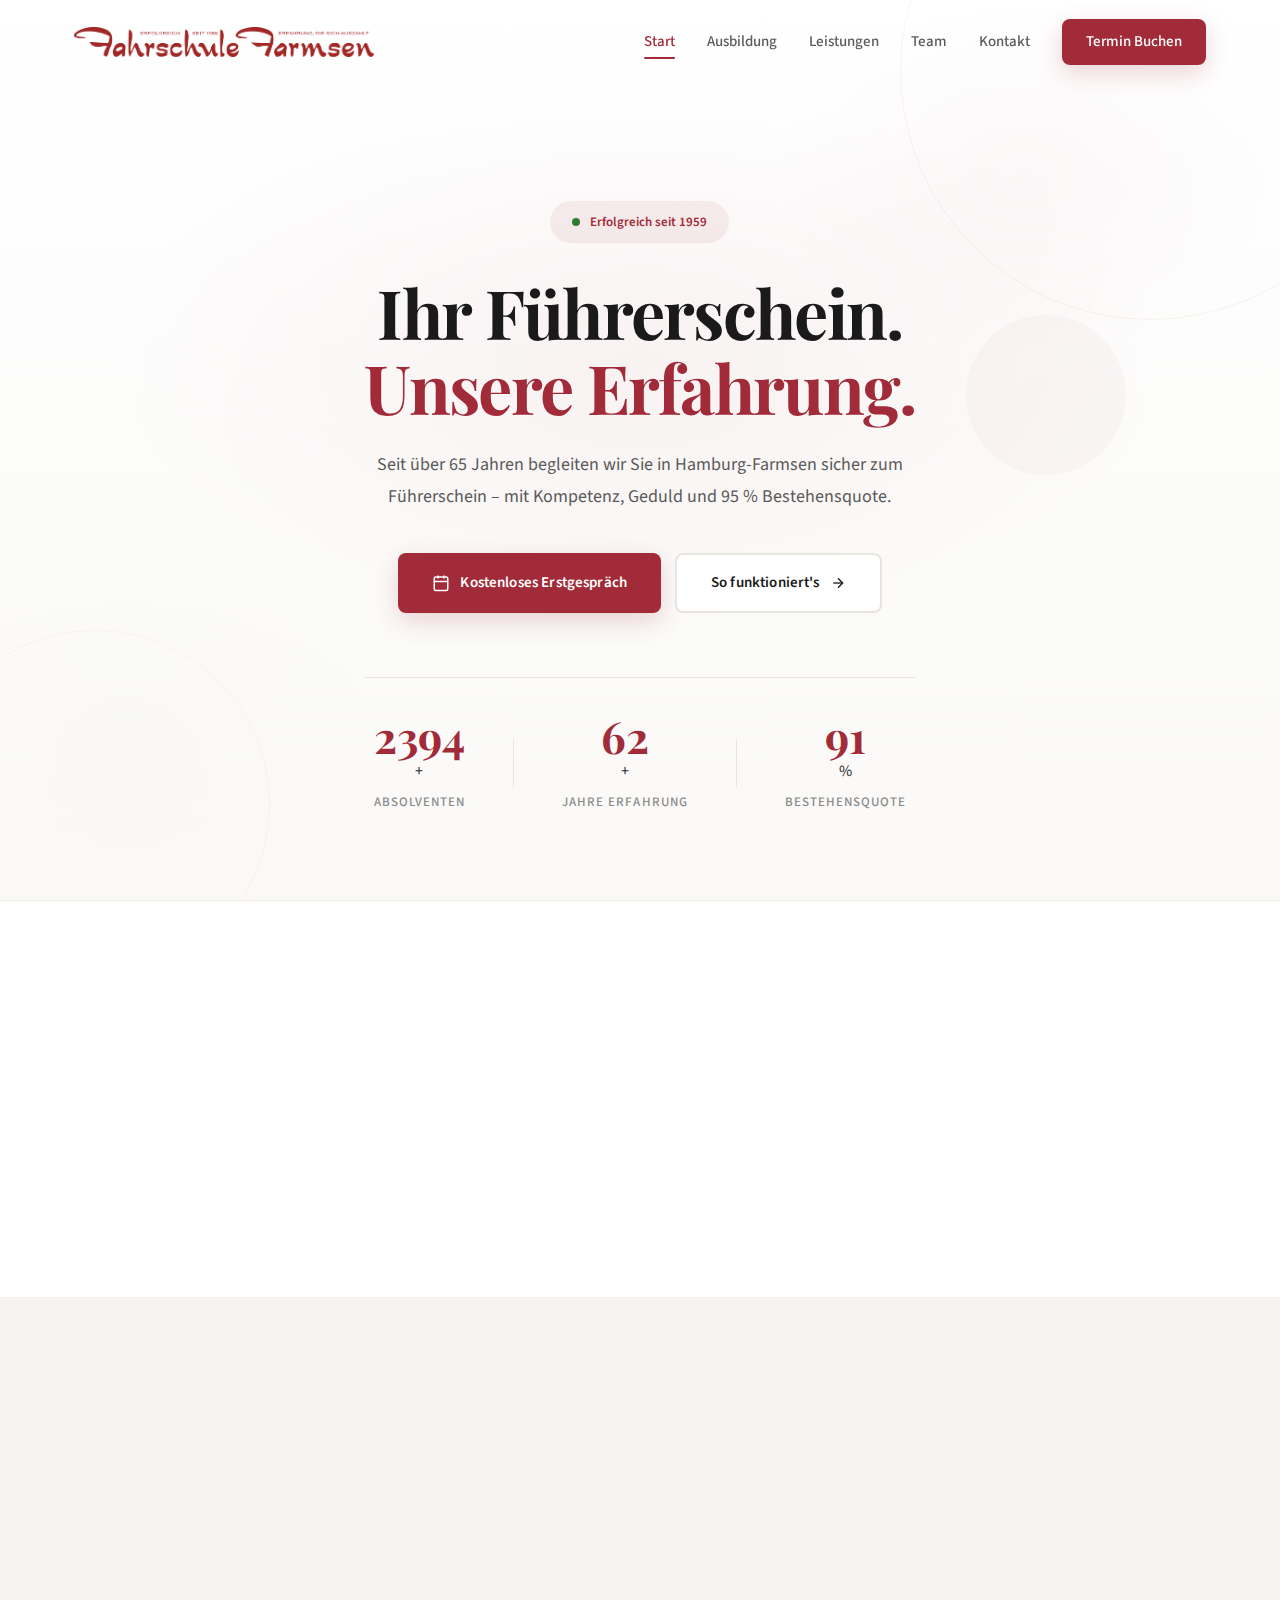
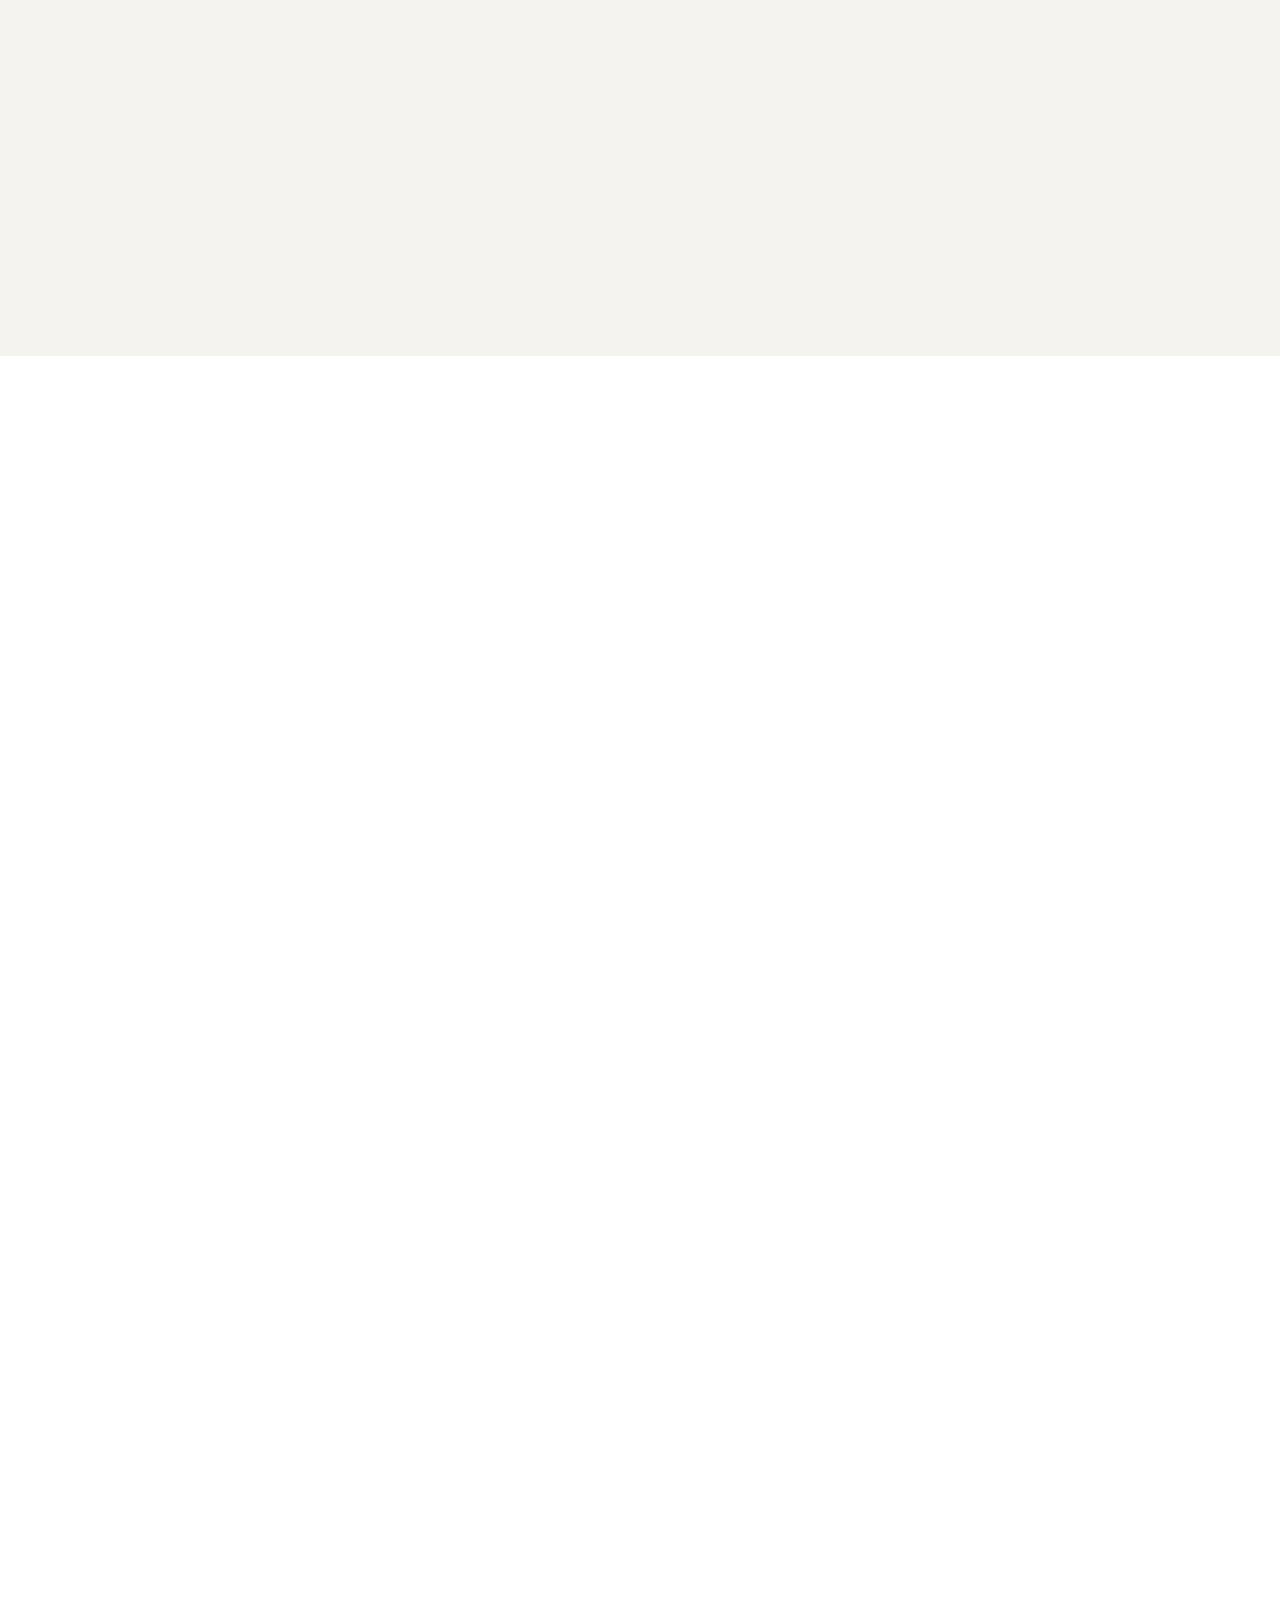
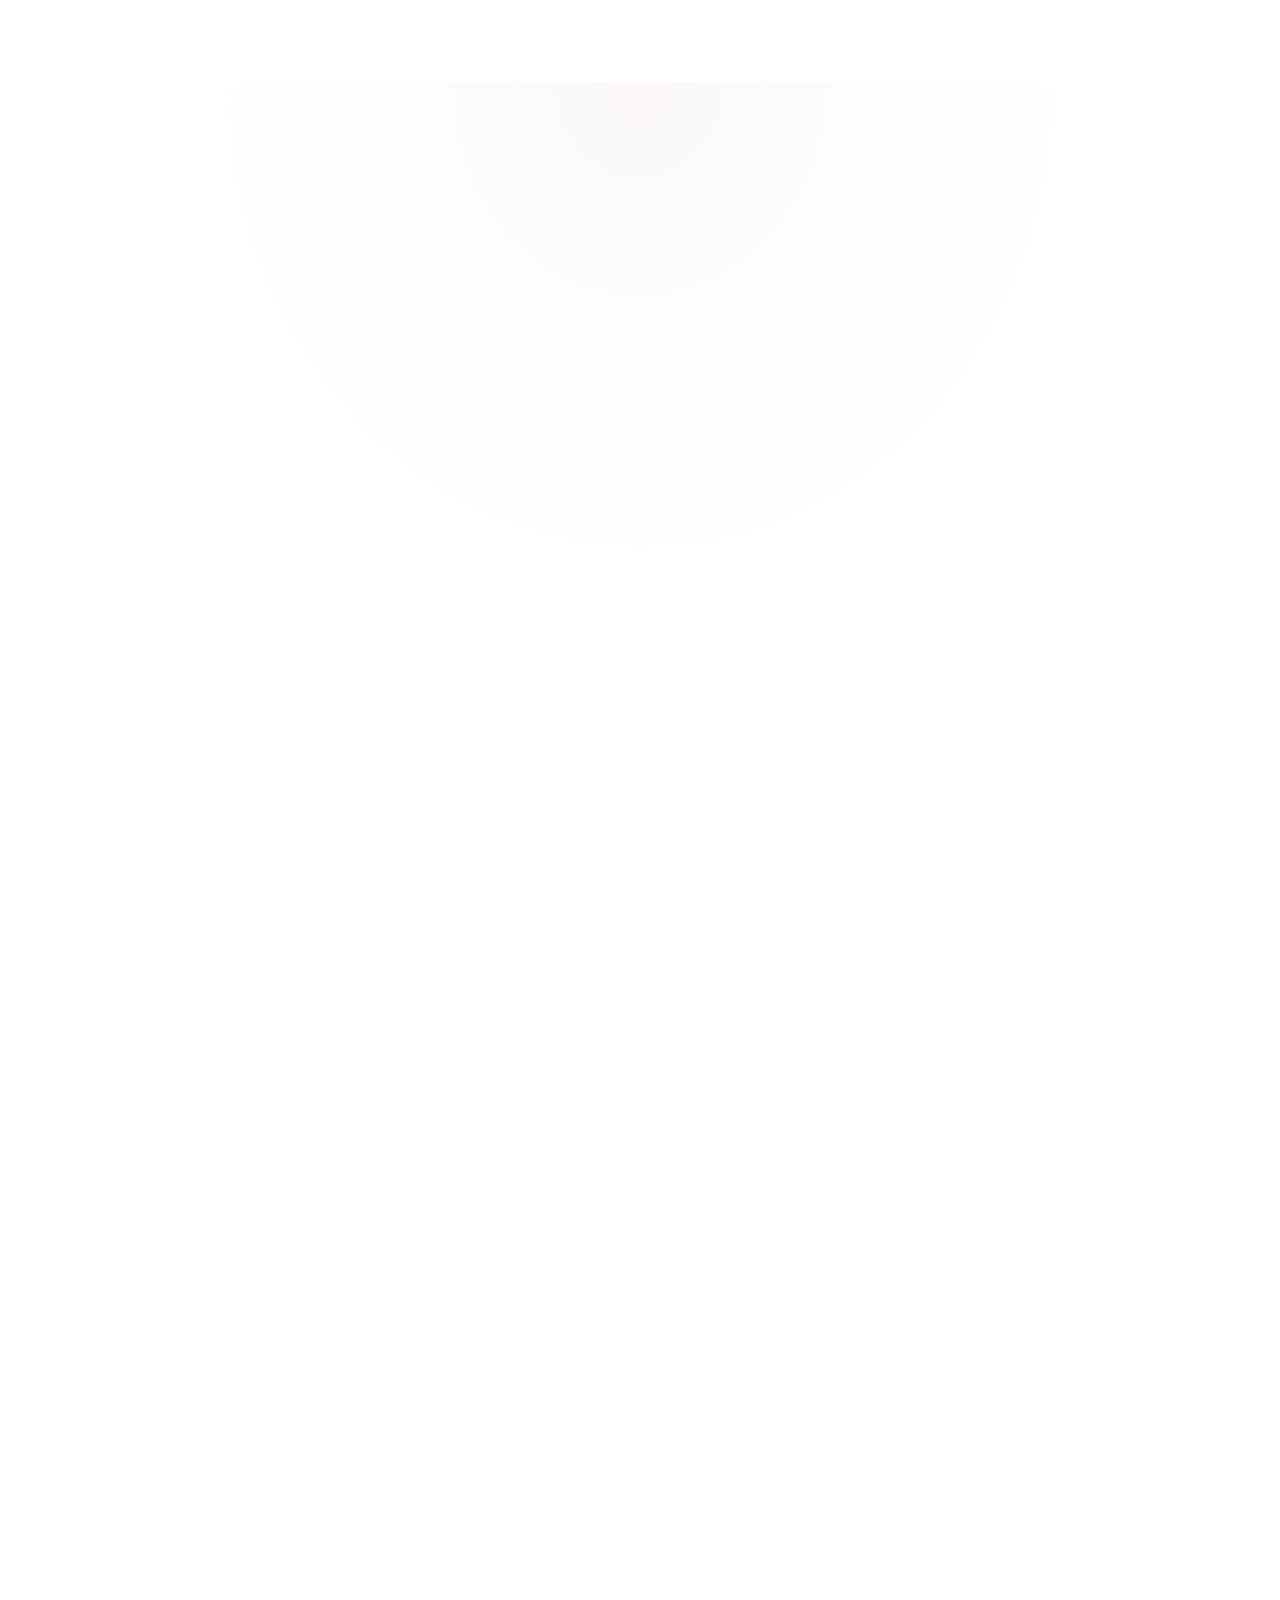
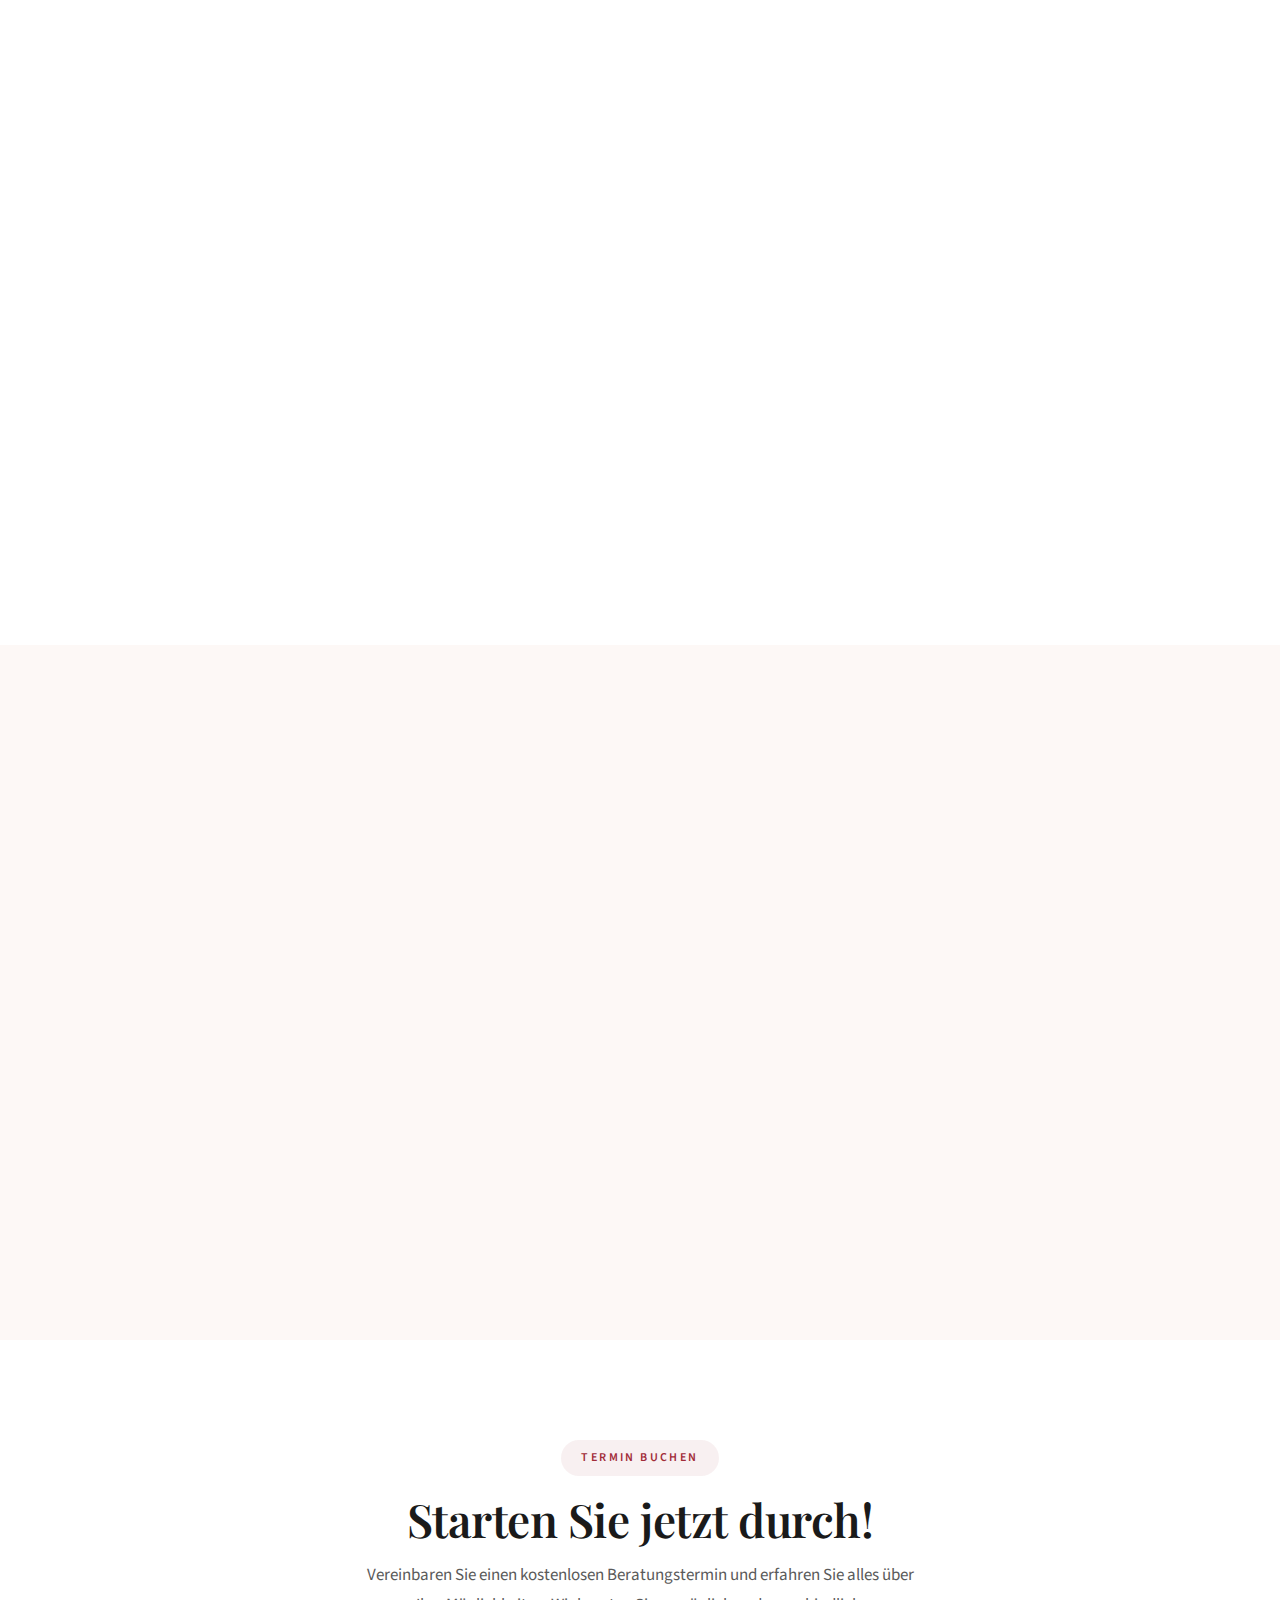
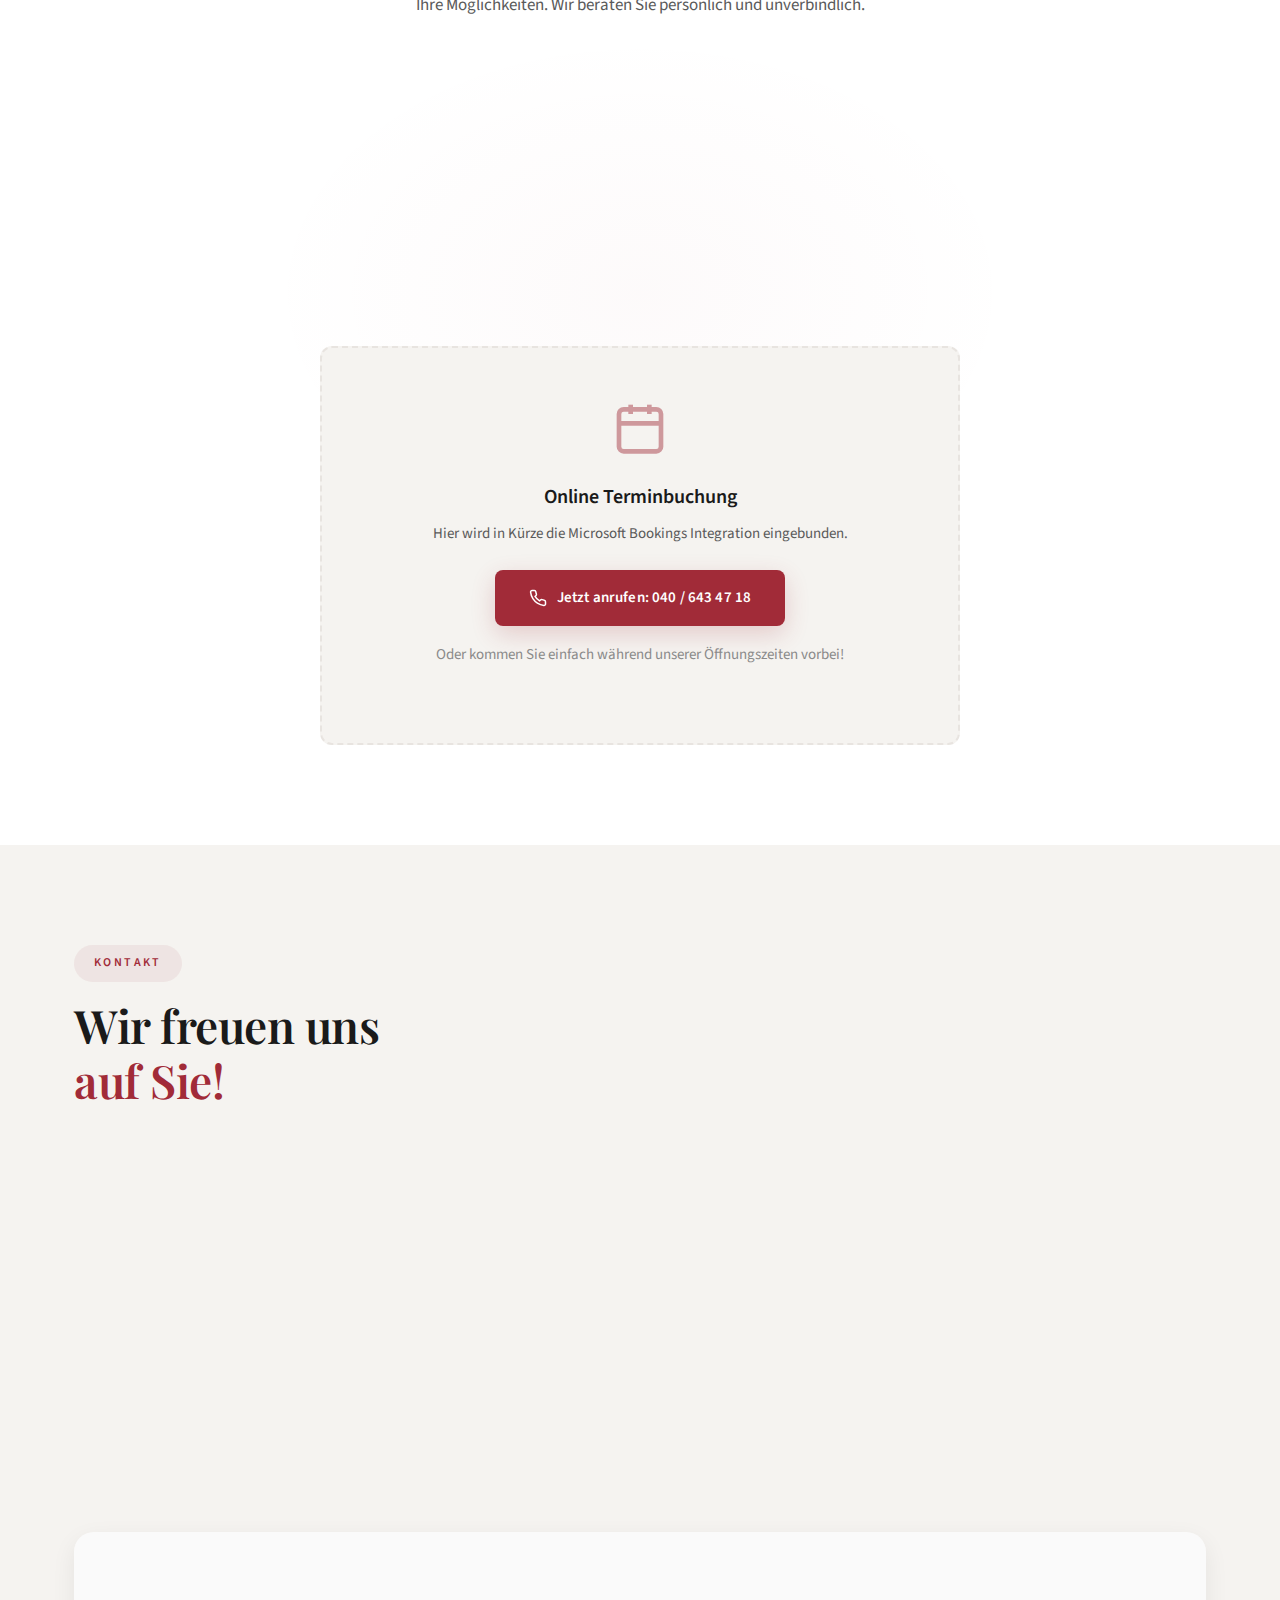
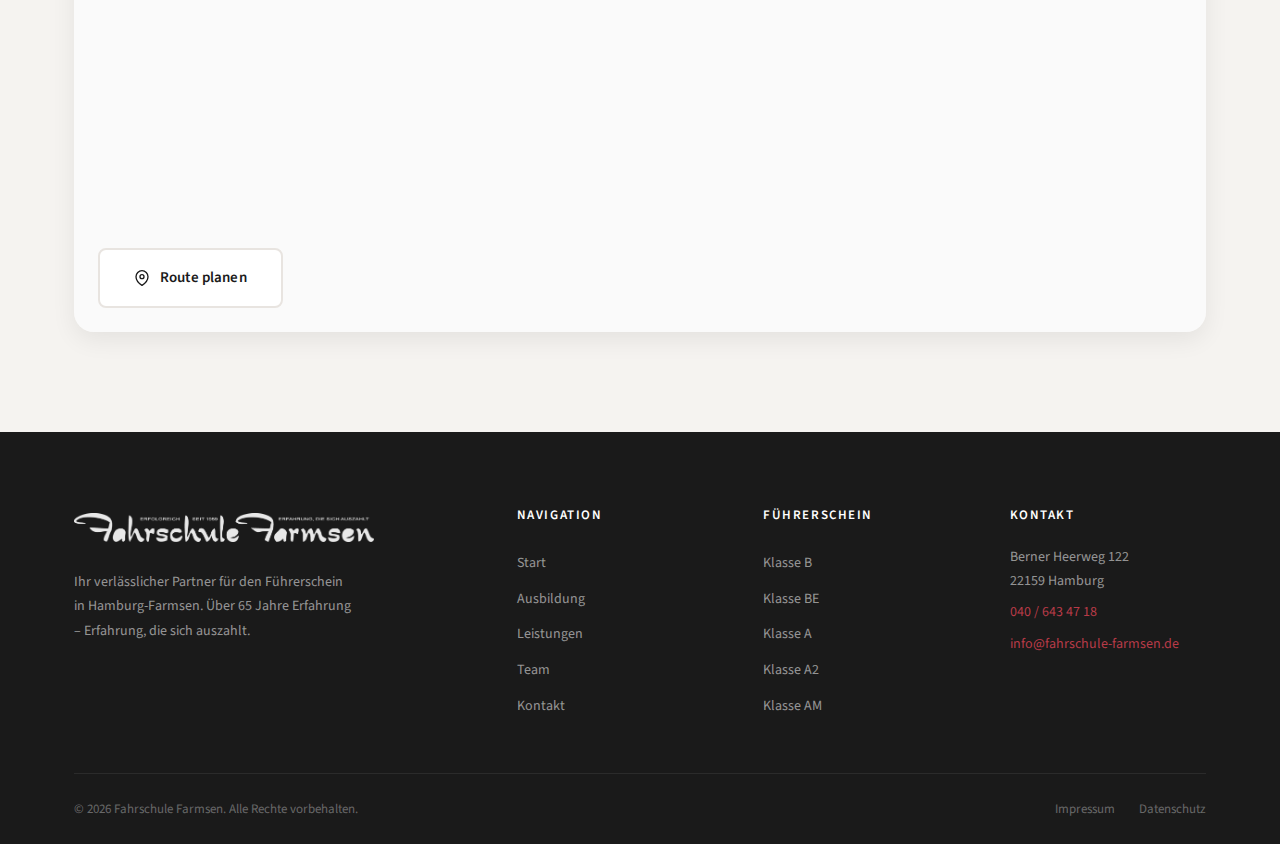
<file: index.html>
<!DOCTYPE html>
<html lang="de">
<head>
    <meta charset="UTF-8">
    <meta name="viewport" content="width=device-width, initial-scale=1.0">
    <meta name="description" content="Fahrschule Farmsen Hamburg - Erfolgreich seit 1959. Erfahrung, die sich auszahlt. Professionelle Fahrausbildung mit hoher Erfolgsquote.">
    <title>Fahrschule Farmsen | Erfolgreich seit 1959</title>
    <link rel="preconnect" href="https://fonts.googleapis.com">
    <link rel="preconnect" href="https://fonts.gstatic.com" crossorigin>
    <link href="https://fonts.googleapis.com/css2?family=Playfair+Display:wght@400;500;600;700&family=Source+Sans+3:wght@300;400;500;600;700&display=swap" rel="stylesheet">
    <link rel="stylesheet" href="styles.css">
    <link rel="icon" type="image/svg+xml" href="data:image/svg+xml,%3Csvg xmlns='http://www.w3.org/2000/svg' viewBox='0 0 100 100'%3E%3Ccircle cx='50' cy='50' r='45' fill='%23A12B38'/%3E%3Ctext x='50' y='65' font-size='40' text-anchor='middle' fill='white' font-family='Arial Black'%3EF%3C/text%3E%3C/svg%3E">
</head>
<body>
    <!-- Navigation -->
    <nav class="navbar">
        <div class="nav-container">
            <a href="#" class="logo">
                <img src="e6eab98789bc6321bb2e8abf62f70223_logo.gif" alt="Fahrschule Farmsen - Erfolgreich seit 1959" class="logo-image">
            </a>
            <div class="nav-links">
                <a href="#home">Start</a>
                <a href="#ausbildung">Ausbildung</a>
                <a href="#leistungen">Leistungen</a>
                <a href="#team">Team</a>
                <a href="#kontakt">Kontakt</a>
                <a href="#termin" class="btn-nav">Termin Buchen</a>
            </div>
            <button class="mobile-menu-btn" aria-label="Menü öffnen">
                <span></span>
                <span></span>
                <span></span>
            </button>
        </div>
    </nav>

    <!-- Mobile Menu -->
    <div class="mobile-menu">
        <a href="#home">Start</a>
        <a href="#ausbildung">Ausbildung</a>
        <a href="#leistungen">Leistungen</a>
        <a href="#team">Team</a>
        <a href="#kontakt">Kontakt</a>
        <a href="#termin" class="btn-primary">Termin Buchen</a>
    </div>

    <!-- Hero Section -->
    <section id="home" class="hero">
        <div class="hero-bg">
            <div class="hero-gradient"></div>
            <div class="hero-shapes" aria-hidden="true">
                <div class="hero-shape hero-shape-1"></div>
                <div class="hero-shape hero-shape-2"></div>
                <div class="hero-shape hero-shape-3"></div>
            </div>
        </div>
        <div class="container">
            <div class="hero-center">
                <div class="hero-badge">
                    <span class="pulse"></span>
                    Erfolgreich seit 1959
                </div>
                <h1>Ihr Führerschein.<br><span class="highlight">Unsere Erfahrung.</span></h1>
                <p class="hero-subtitle">Seit über 65 Jahren begleiten wir Sie in Hamburg-Farmsen sicher zum Führerschein – mit Kompetenz, Geduld und 95 % Bestehensquote.</p>
                <div class="hero-cta">
                    <a href="#termin" class="btn-primary">
                        <svg viewBox="0 0 24 24" fill="none" stroke="currentColor" stroke-width="2">
                            <rect x="3" y="4" width="18" height="18" rx="2" ry="2"/>
                            <line x1="16" y1="2" x2="16" y2="6"/>
                            <line x1="8" y1="2" x2="8" y2="6"/>
                            <line x1="3" y1="10" x2="21" y2="10"/>
                        </svg>
                        Kostenloses Erstgespräch
                    </a>
                    <a href="#ausbildung" class="btn-secondary">
                        So funktioniert's
                        <svg viewBox="0 0 24 24" fill="none" stroke="currentColor" stroke-width="2">
                            <line x1="5" y1="12" x2="19" y2="12"/>
                            <polyline points="12 5 19 12 12 19"/>
                        </svg>
                    </a>
                </div>
            </div>
            <div class="hero-stats-bar">
                <div class="stat">
                    <span class="stat-number" data-target="2500">0</span>+
                    <span class="stat-label">Absolventen</span>
                </div>
                <div class="stat-divider"></div>
                <div class="stat">
                    <span class="stat-number" data-target="65">0</span>+
                    <span class="stat-label">Jahre Erfahrung</span>
                </div>
                <div class="stat-divider"></div>
                <div class="stat">
                    <span class="stat-number" data-target="95">0</span>%
                    <span class="stat-label">Bestehensquote</span>
                </div>
            </div>
        </div>
    </section>

    <!-- Features Section -->
    <section class="features">
        <div class="container">
            <div class="features-grid">
                <div class="feature-card">
                    <div class="feature-icon">
                        <svg viewBox="0 0 24 24" fill="none" stroke="currentColor" stroke-width="2">
                            <path d="M12 2L2 7l10 5 10-5-10-5z"/>
                            <path d="M2 17l10 5 10-5"/>
                            <path d="M2 12l10 5 10-5"/>
                        </svg>
                    </div>
                    <h3>Moderne Ausbildung</h3>
                    <p>Digitale Lernmittel und zeitgemäße Unterrichtsmethoden für schnellen Lernerfolg.</p>
                </div>
                <div class="feature-card">
                    <div class="feature-icon">
                        <svg viewBox="0 0 24 24" fill="none" stroke="currentColor" stroke-width="2">
                            <circle cx="12" cy="12" r="10"/>
                            <polyline points="12 6 12 12 16 14"/>
                        </svg>
                    </div>
                    <h3>Flexible Termine</h3>
                    <p>Theorie und Praxis passend zu Ihrem Alltag – auch abends und am Wochenende.</p>
                </div>
                <div class="feature-card">
                    <div class="feature-icon">
                        <svg viewBox="0 0 24 24" fill="none" stroke="currentColor" stroke-width="2">
                            <path d="M22 11.08V12a10 10 0 1 1-5.93-9.14"/>
                            <polyline points="22 4 12 14.01 9 11.01"/>
                        </svg>
                    </div>
                    <h3>Hohe Erfolgsquote</h3>
                    <p>95 % unserer Fahrschüler bestehen die Prüfung beim ersten Versuch.</p>
                </div>
                <div class="feature-card">
                    <div class="feature-icon">
                        <svg viewBox="0 0 24 24" fill="none" stroke="currentColor" stroke-width="2">
                            <path d="M20.84 4.61a5.5 5.5 0 0 0-7.78 0L12 5.67l-1.06-1.06a5.5 5.5 0 0 0-7.78 7.78l1.06 1.06L12 21.23l7.78-7.78 1.06-1.06a5.5 5.5 0 0 0 0-7.78z"/>
                        </svg>
                    </div>
                    <h3>Mit Herz dabei</h3>
                    <p>Geduldige Fahrlehrer, die sich Zeit für Sie nehmen – ohne Druck und Stress.</p>
                </div>
            </div>
        </div>
    </section>

    <!-- Ausbildung / Steps Section -->
    <section id="ausbildung" class="ausbildung">
        <div class="container">
            <div class="section-header">
                <span class="section-tag">Ihre Ausbildung</span>
                <h2>In 4 Schritten zum <span class="highlight">Führerschein</span></h2>
                <p>Wir begleiten Sie auf dem gesamten Weg – von der Anmeldung bis zur bestandenen Prüfung.</p>
            </div>
            <div class="steps-grid">
                <div class="step-card">
                    <div class="step-number">1</div>
                    <h3>Erstgespräch vereinbaren</h3>
                    <p>Wir lernen uns kennen, besprechen Ihre Ziele und finden das passende Ausbildungskonzept. Kostenlos und unverbindlich.</p>
                </div>
                <div class="step-card">
                    <div class="step-number">2</div>
                    <h3>Theorie meistern</h3>
                    <p>In unserem modernen Unterricht bereiten wir Sie optimal auf die Theorieprüfung vor. Mit App-Unterstützung lernen Sie flexibel von überall.</p>
                </div>
                <div class="step-card">
                    <div class="step-number">3</div>
                    <h3>Praxis erleben</h3>
                    <p>Mit unseren erfahrenen Fahrlehrern lernen Sie sicheres Fahren – Schritt für Schritt, ohne Stress und immer mit einem guten Gefühl.</p>
                </div>
                <div class="step-card">
                    <div class="step-number">4</div>
                    <h3>Prüfung bestehen</h3>
                    <p>Gemeinsam bereiten wir Sie gezielt auf die Prüfung vor. Nach bestandener Prüfung feiern wir Ihren Erfolg – Sie haben es geschafft!</p>
                </div>
            </div>
        </div>
    </section>

    <!-- Leistungen Section -->
    <section id="leistungen" class="services">
        <div class="container">
            <div class="section-header">
                <span class="section-tag">Unsere Angebote</span>
                <h2>Führerschein<span class="highlight">klassen</span></h2>
                <p>Wir bieten Ihnen alle gängigen Führerscheinklassen – professionell, transparent und mit fairen Preisen.</p>
            </div>
            <div class="services-grid">
                <div class="service-card">
                    <div class="service-badge">Beliebt</div>
                    <div class="service-icon">
                        <svg viewBox="0 0 64 64" fill="none" xmlns="http://www.w3.org/2000/svg">
                            <rect x="8" y="24" width="48" height="24" rx="4" fill="currentColor" opacity="0.2"/>
                            <rect x="8" y="24" width="48" height="24" rx="4" stroke="currentColor" stroke-width="2"/>
                            <circle cx="18" cy="48" r="6" fill="currentColor"/>
                            <circle cx="46" cy="48" r="6" fill="currentColor"/>
                            <path d="M14 24 L20 12 L44 12 L50 24" stroke="currentColor" stroke-width="2"/>
                        </svg>
                    </div>
                    <h3>Klasse B</h3>
                    <p>PKW bis 3,5 t – Der klassische Autoführerschein für alle ab 18 Jahren (oder BF17 ab 17).</p>
                    <ul class="service-features">
                        <li>12 Theorie-Doppelstunden</li>
                        <li>Grundfahrstunden nach Bedarf</li>
                        <li>12 Sonderfahrten</li>
                    </ul>
                    <a href="#termin" class="service-link">Jetzt starten →</a>
                </div>
                <div class="service-card">
                    <div class="service-icon">
                        <svg viewBox="0 0 64 64" fill="none" xmlns="http://www.w3.org/2000/svg">
                            <rect x="8" y="24" width="48" height="24" rx="4" fill="currentColor" opacity="0.2"/>
                            <rect x="8" y="24" width="48" height="24" rx="4" stroke="currentColor" stroke-width="2"/>
                            <rect x="56" y="28" width="8" height="16" rx="2" stroke="currentColor" stroke-width="2"/>
                            <circle cx="18" cy="48" r="6" fill="currentColor"/>
                            <circle cx="46" cy="48" r="6" fill="currentColor"/>
                        </svg>
                    </div>
                    <h3>Klasse BE</h3>
                    <p>PKW mit Anhänger – Ideal für Urlaub mit Wohnwagen oder Transport.</p>
                    <ul class="service-features">
                        <li>Keine zusätzliche Theorie</li>
                        <li>5 Praxisstunden</li>
                        <li>Nur praktische Prüfung</li>
                    </ul>
                    <a href="#termin" class="service-link">Jetzt starten →</a>
                </div>
                <div class="service-card">
                    <div class="service-icon">
                        <svg viewBox="0 0 64 64" fill="none" xmlns="http://www.w3.org/2000/svg">
                            <ellipse cx="32" cy="48" rx="8" ry="8" fill="currentColor"/>
                            <path d="M32 8 L32 40" stroke="currentColor" stroke-width="3"/>
                            <path d="M24 20 L32 8 L40 20" stroke="currentColor" stroke-width="2" fill="currentColor" opacity="0.2"/>
                            <circle cx="32" cy="32" r="4" fill="currentColor"/>
                        </svg>
                    </div>
                    <h3>Klasse A</h3>
                    <p>Motorrad ohne Leistungsbeschränkung – Für echte Biker ab 24 Jahren.</p>
                    <ul class="service-features">
                        <li>12 Theorie-Doppelstunden</li>
                        <li>Praxisstunden individuell</li>
                        <li>Alle Sonderfahrten inklusive</li>
                    </ul>
                    <a href="#termin" class="service-link">Jetzt starten →</a>
                </div>
                <div class="service-card">
                    <div class="service-icon">
                        <svg viewBox="0 0 64 64" fill="none" xmlns="http://www.w3.org/2000/svg">
                            <circle cx="32" cy="48" r="6" fill="currentColor"/>
                            <path d="M20 48 L32 20 L44 48" stroke="currentColor" stroke-width="2"/>
                            <circle cx="32" cy="20" r="6" stroke="currentColor" stroke-width="2" fill="currentColor" opacity="0.2"/>
                        </svg>
                    </div>
                    <h3>Klasse A2</h3>
                    <p>Motorrad bis 35 kW – Der perfekte Einstieg ins Motorradfahren ab 18.</p>
                    <ul class="service-features">
                        <li>Stufenführerschein möglich</li>
                        <li>Aufstieg zu A nach 2 Jahren</li>
                        <li>Moderne Ausbildungsmotorräder</li>
                    </ul>
                    <a href="#termin" class="service-link">Jetzt starten →</a>
                </div>
                <div class="service-card">
                    <div class="service-icon">
                        <svg viewBox="0 0 64 64" fill="none" xmlns="http://www.w3.org/2000/svg">
                            <circle cx="32" cy="44" r="12" stroke="currentColor" stroke-width="2"/>
                            <circle cx="32" cy="44" r="6" fill="currentColor"/>
                            <rect x="26" y="16" width="12" height="20" rx="6" stroke="currentColor" stroke-width="2" fill="currentColor" opacity="0.2"/>
                        </svg>
                    </div>
                    <h3>Klasse AM</h3>
                    <p>Roller &amp; Moped bis 45 km/h – Ihre erste Mobilität ab 15 Jahren.</p>
                    <ul class="service-features">
                        <li>12 Theorie-Doppelstunden</li>
                        <li>Praktische Ausbildung</li>
                        <li>Schneller Einstieg möglich</li>
                    </ul>
                    <a href="#termin" class="service-link">Jetzt starten →</a>
                </div>
                <div class="service-card service-card-cta">
                    <div class="service-icon">
                        <svg viewBox="0 0 64 64" fill="none" xmlns="http://www.w3.org/2000/svg">
                            <circle cx="32" cy="32" r="24" stroke="currentColor" stroke-width="2" stroke-dasharray="4 4"/>
                            <text x="32" y="40" font-size="24" fill="currentColor" text-anchor="middle" font-weight="bold">?</text>
                        </svg>
                    </div>
                    <h3>Nicht sicher?</h3>
                    <p>Lassen Sie sich kostenlos beraten! Wir finden gemeinsam die richtige Führerscheinklasse für Ihre Bedürfnisse.</p>
                    <a href="#termin" class="btn-primary">Kostenlose Beratung</a>
                </div>
            </div>
        </div>
    </section>

    <!-- Team Section -->
    <section id="team" class="team">
        <div class="container">
            <div class="section-header">
                <span class="section-tag">Unser Team</span>
                <h2>Die Menschen hinter <span class="highlight">Ihrem Erfolg</span></h2>
                <p>Lernen Sie unser erfahrenes Team kennen – engagierte Fahrlehrer, die mit Leidenschaft und Geduld ausbilden.</p>
            </div>
            <div class="team-grid">
                <!-- Inhaber -->
                <div class="team-card team-card-featured">
                    <div class="team-photo">
                        <div class="team-photo-placeholder">
                            <svg viewBox="0 0 24 24" fill="none" stroke="currentColor" stroke-width="1.5"><circle cx="12" cy="8" r="4"/><path d="M5 20v-1a7 7 0 0 1 14 0v1"/></svg>
                        </div>
                    </div>
                    <div class="team-info">
                        <h3>Tim</h3>
                        <span class="team-role">Inhaber</span>
                        <p>Als Inhaber der Fahrschule Farmsen sorgt Tim dafür, dass alles rund läuft. Mit Engagement und Weitblick führt er die Tradition seit 1959 fort.</p>
                    </div>
                </div>
                <!-- Fahrlehrer -->
                <div class="team-card">
                    <div class="team-photo">
                        <div class="team-photo-placeholder">
                            <svg viewBox="0 0 24 24" fill="none" stroke="currentColor" stroke-width="1.5"><circle cx="12" cy="8" r="4"/><path d="M5 20v-1a7 7 0 0 1 14 0v1"/></svg>
                        </div>
                    </div>
                    <div class="team-info">
                        <h3>Michael</h3>
                        <span class="team-role">Fahrlehrer</span>
                        <p>Michael bringt langjährige Erfahrung und eine ruhige Art mit – die perfekte Kombination für eine entspannte und effektive Fahrausbildung.</p>
                        <div class="team-classes">
                            <span>Fahrlehrer</span>
                        </div>
                    </div>
                </div>
                <div class="team-card">
                    <div class="team-photo">
                        <div class="team-photo-placeholder">
                            <svg viewBox="0 0 24 24" fill="none" stroke="currentColor" stroke-width="1.5"><circle cx="12" cy="8" r="4"/><path d="M5 20v-1a7 7 0 0 1 14 0v1"/></svg>
                        </div>
                    </div>
                    <div class="team-info">
                        <h3>Uwe</h3>
                        <span class="team-role">Fahrlehrer</span>
                        <p>Uwe ist bekannt für seine geduldige und motivierende Art. Er nimmt sich die Zeit, die jeder Fahrschüler braucht, und sorgt für ein sicheres Gefühl am Steuer.</p>
                        <div class="team-classes">
                            <span>Fahrlehrer</span>
                        </div>
                    </div>
                </div>
                <div class="team-card">
                    <div class="team-photo">
                        <div class="team-photo-placeholder">
                            <svg viewBox="0 0 24 24" fill="none" stroke="currentColor" stroke-width="1.5"><circle cx="12" cy="8" r="4"/><path d="M5 20v-1a7 7 0 0 1 14 0v1"/></svg>
                        </div>
                    </div>
                    <div class="team-info">
                        <h3>Eddy</h3>
                        <span class="team-role">Fahrlehrer</span>
                        <p>Eddy bringt frischen Wind in die Fahrausbildung. Mit seiner positiven Energie und klaren Anweisungen macht er jede Fahrstunde zu einem guten Erlebnis.</p>
                        <div class="team-classes">
                            <span>Fahrlehrer</span>
                        </div>
                    </div>
                </div>
                <!-- Büro -->
                <div class="team-row-centered">
                    <div class="team-card">
                        <div class="team-photo">
                            <div class="team-photo-placeholder">
                                <svg viewBox="0 0 24 24" fill="none" stroke="currentColor" stroke-width="1.5"><circle cx="12" cy="8" r="4"/><path d="M5 20v-1a7 7 0 0 1 14 0v1"/></svg>
                            </div>
                        </div>
                        <div class="team-info">
                            <h3>Michelle</h3>
                            <span class="team-role">Büro &amp; Verwaltung</span>
                            <p>Michelle ist Ihre erste Ansprechpartnerin im Büro. Sie kümmert sich um Anmeldungen, Termine und alle organisatorischen Fragen rund um Ihre Ausbildung.</p>
                            <div class="team-classes">
                                <span>Büro</span>
                            </div>
                        </div>
                    </div>
                    <div class="team-card">
                        <div class="team-photo">
                            <div class="team-photo-placeholder">
                                <svg viewBox="0 0 24 24" fill="none" stroke="currentColor" stroke-width="1.5"><circle cx="12" cy="8" r="4"/><path d="M5 20v-1a7 7 0 0 1 14 0v1"/></svg>
                            </div>
                        </div>
                        <div class="team-info">
                            <h3>Sandra</h3>
                            <span class="team-role">Büro &amp; Verwaltung</span>
                            <p>Sandra hat alles im Blick – von der Terminplanung bis zur Prüfungsanmeldung. Mit ihrer herzlichen Art fühlen sich alle sofort willkommen.</p>
                            <div class="team-classes">
                                <span>Büro</span>
                            </div>
                        </div>
                    </div>
                </div>
            </div>
            <div class="team-cta">
                <p>Sie möchten unser Team persönlich kennenlernen?</p>
                <a href="#termin" class="btn-primary">Jetzt Beratungstermin vereinbaren</a>
            </div>
        </div>
    </section>

    <!-- Testimonials Section -->
    <section class="testimonials">
        <div class="container">
            <div class="section-header">
                <span class="section-tag">Kundenstimmen</span>
                <h2>Das sagen unsere <span class="highlight">Fahrschüler</span></h2>
                <p>Über 2.500 zufriedene Absolventen sprechen für sich.</p>
            </div>
            <div class="testimonials-grid">
                <div class="testimonial-card">
                    <span class="testimonial-quote">&ldquo;</span>
                    <div class="testimonial-stars">
                        <svg viewBox="0 0 24 24"><path d="M12 2l3.09 6.26L22 9.27l-5 4.87 1.18 6.88L12 17.77l-6.18 3.25L7 14.14 2 9.27l6.91-1.01L12 2z"/></svg>
                        <svg viewBox="0 0 24 24"><path d="M12 2l3.09 6.26L22 9.27l-5 4.87 1.18 6.88L12 17.77l-6.18 3.25L7 14.14 2 9.27l6.91-1.01L12 2z"/></svg>
                        <svg viewBox="0 0 24 24"><path d="M12 2l3.09 6.26L22 9.27l-5 4.87 1.18 6.88L12 17.77l-6.18 3.25L7 14.14 2 9.27l6.91-1.01L12 2z"/></svg>
                        <svg viewBox="0 0 24 24"><path d="M12 2l3.09 6.26L22 9.27l-5 4.87 1.18 6.88L12 17.77l-6.18 3.25L7 14.14 2 9.27l6.91-1.01L12 2z"/></svg>
                        <svg viewBox="0 0 24 24"><path d="M12 2l3.09 6.26L22 9.27l-5 4.87 1.18 6.88L12 17.77l-6.18 3.25L7 14.14 2 9.27l6.91-1.01L12 2z"/></svg>
                    </div>
                    <p class="testimonial-text">Ich hatte vorher schlechte Erfahrungen und große Angst vorm Fahren. Hier wurde ich mit viel Geduld wieder ans Autofahren herangeführt. Alles wurde super erklärt!</p>
                    <div class="testimonial-author">
                        <div class="author-avatar">JK</div>
                        <div class="author-info">
                            <h4>Janina K.</h4>
                            <span>Hamburg-Farmsen</span>
                        </div>
                    </div>
                </div>
                <div class="testimonial-card">
                    <span class="testimonial-quote">&ldquo;</span>
                    <div class="testimonial-stars">
                        <svg viewBox="0 0 24 24"><path d="M12 2l3.09 6.26L22 9.27l-5 4.87 1.18 6.88L12 17.77l-6.18 3.25L7 14.14 2 9.27l6.91-1.01L12 2z"/></svg>
                        <svg viewBox="0 0 24 24"><path d="M12 2l3.09 6.26L22 9.27l-5 4.87 1.18 6.88L12 17.77l-6.18 3.25L7 14.14 2 9.27l6.91-1.01L12 2z"/></svg>
                        <svg viewBox="0 0 24 24"><path d="M12 2l3.09 6.26L22 9.27l-5 4.87 1.18 6.88L12 17.77l-6.18 3.25L7 14.14 2 9.27l6.91-1.01L12 2z"/></svg>
                        <svg viewBox="0 0 24 24"><path d="M12 2l3.09 6.26L22 9.27l-5 4.87 1.18 6.88L12 17.77l-6.18 3.25L7 14.14 2 9.27l6.91-1.01L12 2z"/></svg>
                        <svg viewBox="0 0 24 24"><path d="M12 2l3.09 6.26L22 9.27l-5 4.87 1.18 6.88L12 17.77l-6.18 3.25L7 14.14 2 9.27l6.91-1.01L12 2z"/></svg>
                    </div>
                    <p class="testimonial-text">Ich habe mich auf jede Fahrstunde gefreut! Die Atmosphäre ist super entspannt und trotzdem lernt man unglaublich viel. Hab beim ersten Mal bestanden!</p>
                    <div class="testimonial-author">
                        <div class="author-avatar">SM</div>
                        <div class="author-info">
                            <h4>Sophie M.</h4>
                            <span>Hamburg-Rahlstedt</span>
                        </div>
                    </div>
                </div>
                <div class="testimonial-card">
                    <span class="testimonial-quote">&ldquo;</span>
                    <div class="testimonial-stars">
                        <svg viewBox="0 0 24 24"><path d="M12 2l3.09 6.26L22 9.27l-5 4.87 1.18 6.88L12 17.77l-6.18 3.25L7 14.14 2 9.27l6.91-1.01L12 2z"/></svg>
                        <svg viewBox="0 0 24 24"><path d="M12 2l3.09 6.26L22 9.27l-5 4.87 1.18 6.88L12 17.77l-6.18 3.25L7 14.14 2 9.27l6.91-1.01L12 2z"/></svg>
                        <svg viewBox="0 0 24 24"><path d="M12 2l3.09 6.26L22 9.27l-5 4.87 1.18 6.88L12 17.77l-6.18 3.25L7 14.14 2 9.27l6.91-1.01L12 2z"/></svg>
                        <svg viewBox="0 0 24 24"><path d="M12 2l3.09 6.26L22 9.27l-5 4.87 1.18 6.88L12 17.77l-6.18 3.25L7 14.14 2 9.27l6.91-1.01L12 2z"/></svg>
                        <svg viewBox="0 0 24 24"><path d="M12 2l3.09 6.26L22 9.27l-5 4.87 1.18 6.88L12 17.77l-6.18 3.25L7 14.14 2 9.27l6.91-1.01L12 2z"/></svg>
                    </div>
                    <p class="testimonial-text">Top Fahrschule! Die Fahrlehrer nehmen sich wirklich Zeit und gehen auf jeden einzelnen ein. Flexible Termine waren für mich als Berufstätigen perfekt.</p>
                    <div class="testimonial-author">
                        <div class="author-avatar">TB</div>
                        <div class="author-info">
                            <h4>Tim B.</h4>
                            <span>Hamburg-Tonndorf</span>
                        </div>
                    </div>
                </div>
            </div>
        </div>
    </section>

    <!-- Terminbuchung Section -->
    <section id="termin" class="booking">
        <div class="booking-bg">
            <div class="booking-gradient"></div>
        </div>
        <div class="container">
            <div class="booking-content">
                <span class="section-tag">Termin Buchen</span>
                <h2>Starten Sie jetzt durch!</h2>
                <p>Vereinbaren Sie einen kostenlosen Beratungstermin und erfahren Sie alles über Ihre Möglichkeiten. Wir beraten Sie persönlich und unverbindlich.</p>
                
                <div class="booking-options">
                    <div class="booking-card">
                        <div class="booking-card-icon">
                            <svg viewBox="0 0 24 24" fill="none" stroke="currentColor" stroke-width="2">
                                <path d="M17 21v-2a4 4 0 0 0-4-4H5a4 4 0 0 0-4 4v2"/>
                                <circle cx="9" cy="7" r="4"/>
                                <line x1="19" y1="8" x2="19" y2="14"/>
                                <line x1="22" y1="11" x2="16" y2="11"/>
                            </svg>
                        </div>
                        <h3>Erstberatung</h3>
                        <p>Kostenloses Kennenlernen &amp; Beratung</p>
                        <span class="booking-duration">ca. 30 Minuten</span>
                    </div>
                    <div class="booking-card">
                        <div class="booking-card-icon">
                            <svg viewBox="0 0 24 24" fill="none" stroke="currentColor" stroke-width="2">
                                <path d="M2 3h6a4 4 0 0 1 4 4v14a3 3 0 0 0-3-3H2z"/>
                                <path d="M22 3h-6a4 4 0 0 0-4 4v14a3 3 0 0 1 3-3h7z"/>
                            </svg>
                        </div>
                        <h3>Theorie-Info</h3>
                        <p>Infos zum Theorieunterricht</p>
                        <span class="booking-duration">ca. 20 Minuten</span>
                    </div>
                    <div class="booking-card">
                        <div class="booking-card-icon">
                            <svg viewBox="0 0 24 24" fill="none" stroke="currentColor" stroke-width="2">
                                <circle cx="12" cy="12" r="10"/>
                                <polyline points="12 6 12 12 16 14"/>
                            </svg>
                        </div>
                        <h3>Fahrstunden</h3>
                        <p>Planung Ihrer Praxisausbildung</p>
                        <span class="booking-duration">ca. 15 Minuten</span>
                    </div>
                </div>

                <!-- Microsoft Bookings Integration Placeholder -->
                <div class="booking-widget">
                    <div class="booking-widget-placeholder">
                        <svg viewBox="0 0 24 24" fill="none" stroke="currentColor" stroke-width="2">
                            <rect x="3" y="4" width="18" height="18" rx="2" ry="2"/>
                            <line x1="16" y1="2" x2="16" y2="6"/>
                            <line x1="8" y1="2" x2="8" y2="6"/>
                            <line x1="3" y1="10" x2="21" y2="10"/>
                        </svg>
                        <h3>Online Terminbuchung</h3>
                        <p>Hier wird in Kürze die Microsoft Bookings Integration eingebunden.</p>
                        <!-- 
                        ================================================
                        MICROSOFT BOOKINGS INTEGRATION
                        Ersetzen Sie diesen Placeholder mit dem iframe:
                        <iframe src="https://outlook.office365.com/owa/calendar/FahrschuleFarmsen@domain.com/bookings/" width="100%" height="600" scrolling="yes" style="border:0; border-radius: 12px;"></iframe>
                        ================================================
                        -->
                        <a href="tel:+49406434718" class="btn-primary">
                            <svg viewBox="0 0 24 24" fill="none" stroke="currentColor" stroke-width="2">
                                <path d="M22 16.92v3a2 2 0 0 1-2.18 2 19.79 19.79 0 0 1-8.63-3.07 19.5 19.5 0 0 1-6-6 19.79 19.79 0 0 1-3.07-8.67A2 2 0 0 1 4.11 2h3a2 2 0 0 1 2 1.72 12.84 12.84 0 0 0 .7 2.81 2 2 0 0 1-.45 2.11L8.09 9.91a16 16 0 0 0 6 6l1.27-1.27a2 2 0 0 1 2.11-.45 12.84 12.84 0 0 0 2.81.7A2 2 0 0 1 22 16.92z"/>
                            </svg>
                            Jetzt anrufen: 040 / 643 47 18
                        </a>
                        <p class="booking-hint">Oder kommen Sie einfach während unserer Öffnungszeiten vorbei!</p>
                    </div>
                </div>
            </div>
        </div>
    </section>

    <!-- Öffnungszeiten & Kontakt -->
    <section id="kontakt" class="contact">
        <div class="container">
            <div class="contact-grid">
                <div class="contact-info">
                    <span class="section-tag">Kontakt</span>
                    <h2>Wir freuen uns<br><span class="highlight">auf Sie!</span></h2>
                    
                    <div class="contact-details">
                        <div class="contact-item">
                            <div class="contact-icon">
                                <svg viewBox="0 0 24 24" fill="none" stroke="currentColor" stroke-width="2">
                                    <path d="M21 10c0 7-9 13-9 13s-9-6-9-13a9 9 0 0 1 18 0z"/>
                                    <circle cx="12" cy="10" r="3"/>
                                </svg>
                            </div>
                            <div>
                                <h4>Adresse</h4>
                                <p>Berner Heerweg 122<br>22159 Hamburg</p>
                            </div>
                        </div>
                        <div class="contact-item">
                            <div class="contact-icon">
                                <svg viewBox="0 0 24 24" fill="none" stroke="currentColor" stroke-width="2">
                                    <path d="M22 16.92v3a2 2 0 0 1-2.18 2 19.79 19.79 0 0 1-8.63-3.07 19.5 19.5 0 0 1-6-6 19.79 19.79 0 0 1-3.07-8.67A2 2 0 0 1 4.11 2h3a2 2 0 0 1 2 1.72 12.84 12.84 0 0 0 .7 2.81 2 2 0 0 1-.45 2.11L8.09 9.91a16 16 0 0 0 6 6l1.27-1.27a2 2 0 0 1 2.11-.45 12.84 12.84 0 0 0 2.81.7A2 2 0 0 1 22 16.92z"/>
                                </svg>
                            </div>
                            <div>
                                <h4>Telefon</h4>
                                <p><a href="tel:+49406434718">040 / 643 47 18</a></p>
                            </div>
                        </div>
                        <div class="contact-item">
                            <div class="contact-icon">
                                <svg viewBox="0 0 24 24" fill="none" stroke="currentColor" stroke-width="2">
                                    <path d="M4 4h16c1.1 0 2 .9 2 2v12c0 1.1-.9 2-2 2H4c-1.1 0-2-.9-2-2V6c0-1.1.9-2 2-2z"/>
                                    <polyline points="22,6 12,13 2,6"/>
                                </svg>
                            </div>
                            <div>
                                <h4>E-Mail</h4>
                                <p><a href="mailto:info@fahrschule-farmsen.de">info@fahrschule-farmsen.de</a></p>
                            </div>
                        </div>
                    </div>
                </div>
                
                <div class="hours-card">
                    <h3>Öffnungszeiten</h3>
                    <div class="hours-section">
                        <h4>Bürozeiten</h4>
                        <div class="hours-row">
                            <span>Montag – Freitag</span>
                            <span>16:00 – 18:00 Uhr</span>
                        </div>
                    </div>
                    <div class="hours-section">
                        <h4>Theorieunterricht</h4>
                        <div class="hours-row">
                            <span>Montag &amp; Mittwoch</span>
                            <span>18:30 – 20:00 Uhr</span>
                        </div>
                    </div>
                    <div class="hours-note">
                        <svg viewBox="0 0 24 24" fill="none" stroke="currentColor" stroke-width="2">
                            <circle cx="12" cy="12" r="10"/>
                            <line x1="12" y1="16" x2="12" y2="12"/>
                            <line x1="12" y1="8" x2="12.01" y2="8"/>
                        </svg>
                        <p>Fahrstunden nach Vereinbarung – auch am Wochenende möglich!</p>
                    </div>
                </div>
            </div>

            <!-- Google Maps -->
            <div class="map-container">
                <div class="map-placeholder">
                    <iframe 
                        src="https://www.google.com/maps/embed/v1/place?key=AIzaSyBFw0Qbyq9zTFTd-tUY6dZWTgaQzuU17R8&q=Berner+Heerweg+122,+22159+Hamburg&zoom=15"
                        width="100%" 
                        height="400" 
                        style="border:0; border-radius: 20px;" 
                        allowfullscreen="" 
                        loading="lazy" 
                        referrerpolicy="no-referrer-when-downgrade">
                    </iframe>
                    <div class="map-overlay">
                        <a href="https://maps.google.com/?q=Berner+Heerweg+122+22159+Hamburg" target="_blank" class="btn-secondary">
                            <svg viewBox="0 0 24 24" fill="none" stroke="currentColor" stroke-width="2">
                                <path d="M21 10c0 7-9 13-9 13s-9-6-9-13a9 9 0 0 1 18 0z"/>
                                <circle cx="12" cy="10" r="3"/>
                            </svg>
                            Route planen
                        </a>
                    </div>
                </div>
            </div>
        </div>
    </section>

    <!-- Footer -->
    <footer class="footer">
        <div class="container">
            <div class="footer-grid">
                <div class="footer-brand">
                    <a href="#" class="logo">
                        <img src="e6eab98789bc6321bb2e8abf62f70223_logo.gif" alt="Fahrschule Farmsen" class="logo-image footer-logo">
                    </a>
                    <p>Ihr verlässlicher Partner für den Führerschein in Hamburg-Farmsen. Über 65 Jahre Erfahrung – Erfahrung, die sich auszahlt.</p>
                </div>
                <div class="footer-links">
                    <h4>Navigation</h4>
                    <a href="#home">Start</a>
                    <a href="#ausbildung">Ausbildung</a>
                    <a href="#leistungen">Leistungen</a>
                    <a href="#team">Team</a>
                    <a href="#kontakt">Kontakt</a>
                </div>
                <div class="footer-links">
                    <h4>Führerschein</h4>
                    <a href="#leistungen">Klasse B</a>
                    <a href="#leistungen">Klasse BE</a>
                    <a href="#leistungen">Klasse A</a>
                    <a href="#leistungen">Klasse A2</a>
                    <a href="#leistungen">Klasse AM</a>
                </div>
                <div class="footer-contact">
                    <h4>Kontakt</h4>
                    <p>Berner Heerweg 122<br>22159 Hamburg</p>
                    <p><a href="tel:+49406434718">040 / 643 47 18</a></p>
                    <p><a href="mailto:info@fahrschule-farmsen.de">info@fahrschule-farmsen.de</a></p>
                </div>
            </div>
            <div class="footer-bottom">
                <p>&copy; 2026 Fahrschule Farmsen. Alle Rechte vorbehalten.</p>
                <div class="footer-legal">
                    <a href="impressum.html">Impressum</a>
                    <a href="datenschutz.html">Datenschutz</a>
                </div>
            </div>
        </div>
    </footer>

    <!-- Mobile Call Button -->
    <a href="tel:+49406434718" class="mobile-call-btn" aria-label="Jetzt anrufen">
        <svg viewBox="0 0 24 24" fill="none" stroke="currentColor" stroke-width="2">
            <path d="M22 16.92v3a2 2 0 0 1-2.18 2 19.79 19.79 0 0 1-8.63-3.07 19.5 19.5 0 0 1-6-6 19.79 19.79 0 0 1-3.07-8.67A2 2 0 0 1 4.11 2h3a2 2 0 0 1 2 1.72 12.84 12.84 0 0 0 .7 2.81 2 2 0 0 1-.45 2.11L8.09 9.91a16 16 0 0 0 6 6l1.27-1.27a2 2 0 0 1 2.11-.45 12.84 12.84 0 0 0 2.81.7A2 2 0 0 1 22 16.92z"/>
        </svg>
        Anrufen
    </a>

    <script src="script.js"></script>
</body>
</html>
</file>
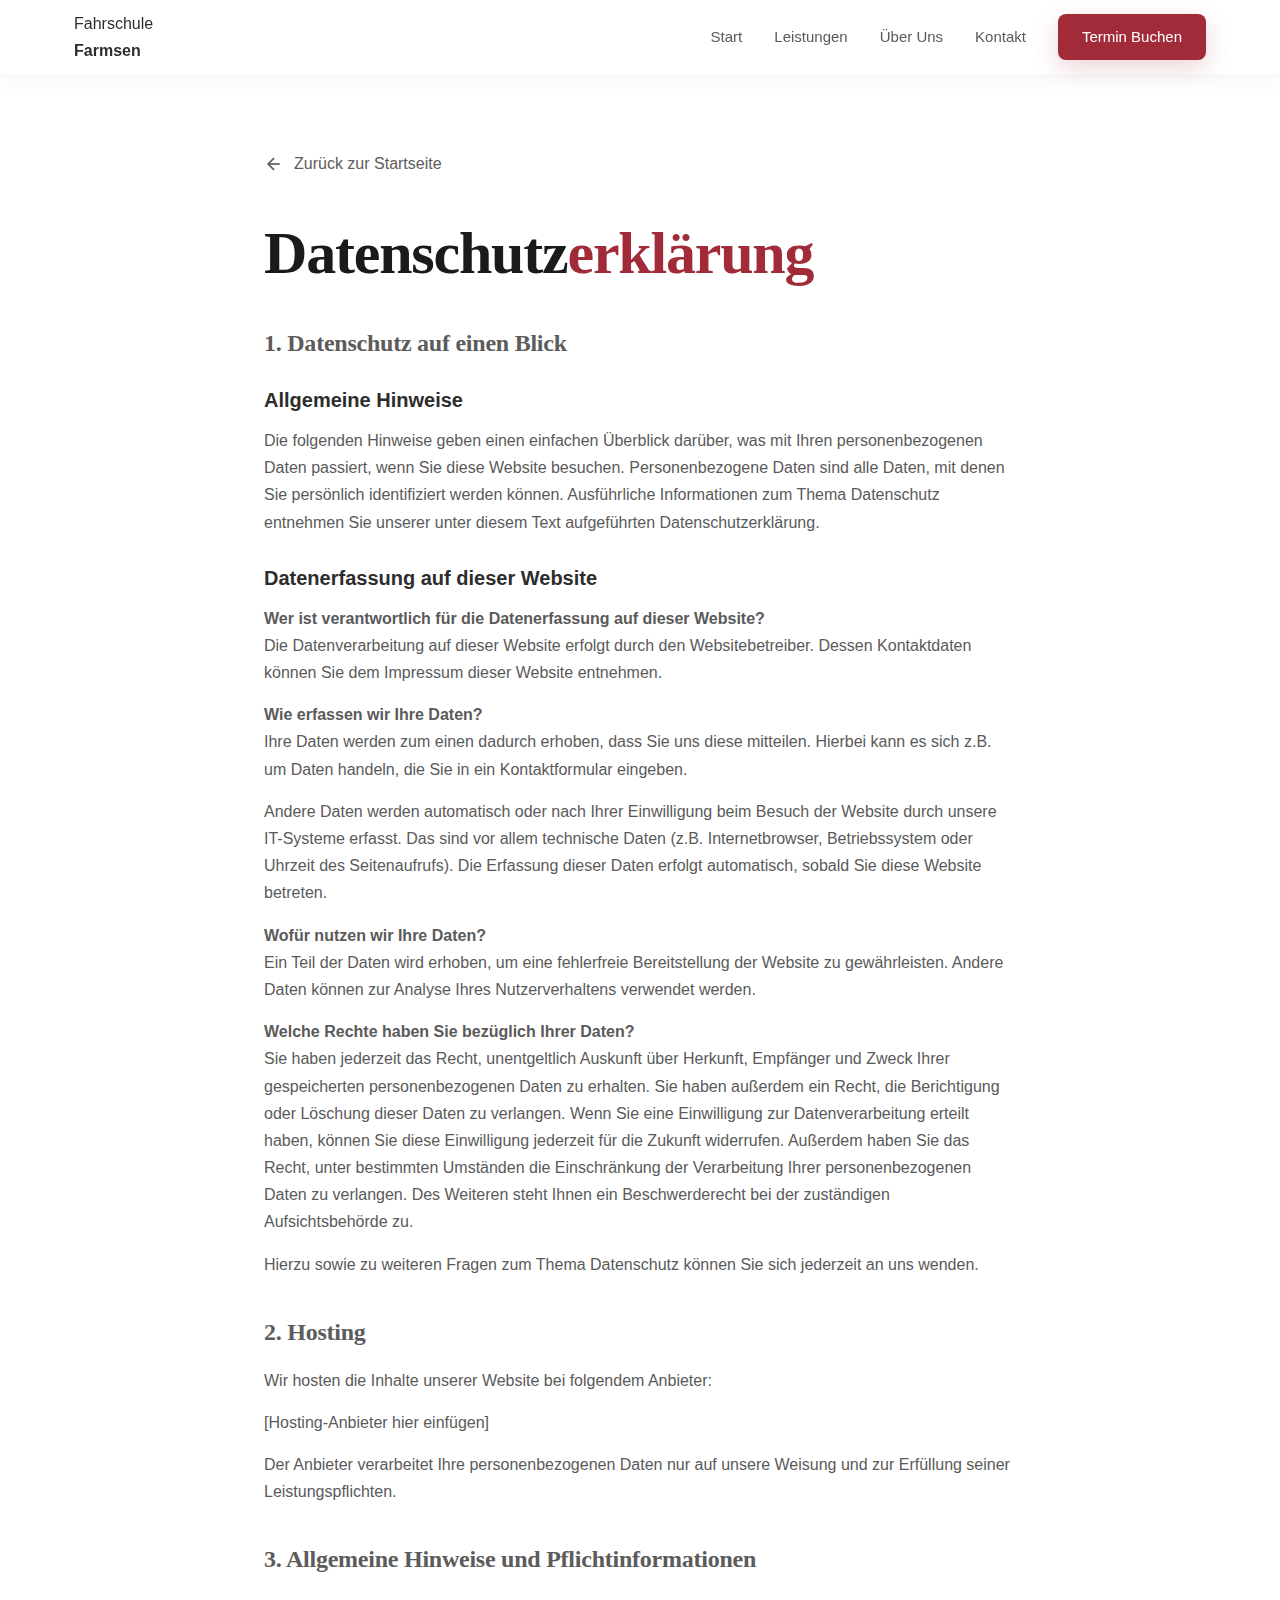
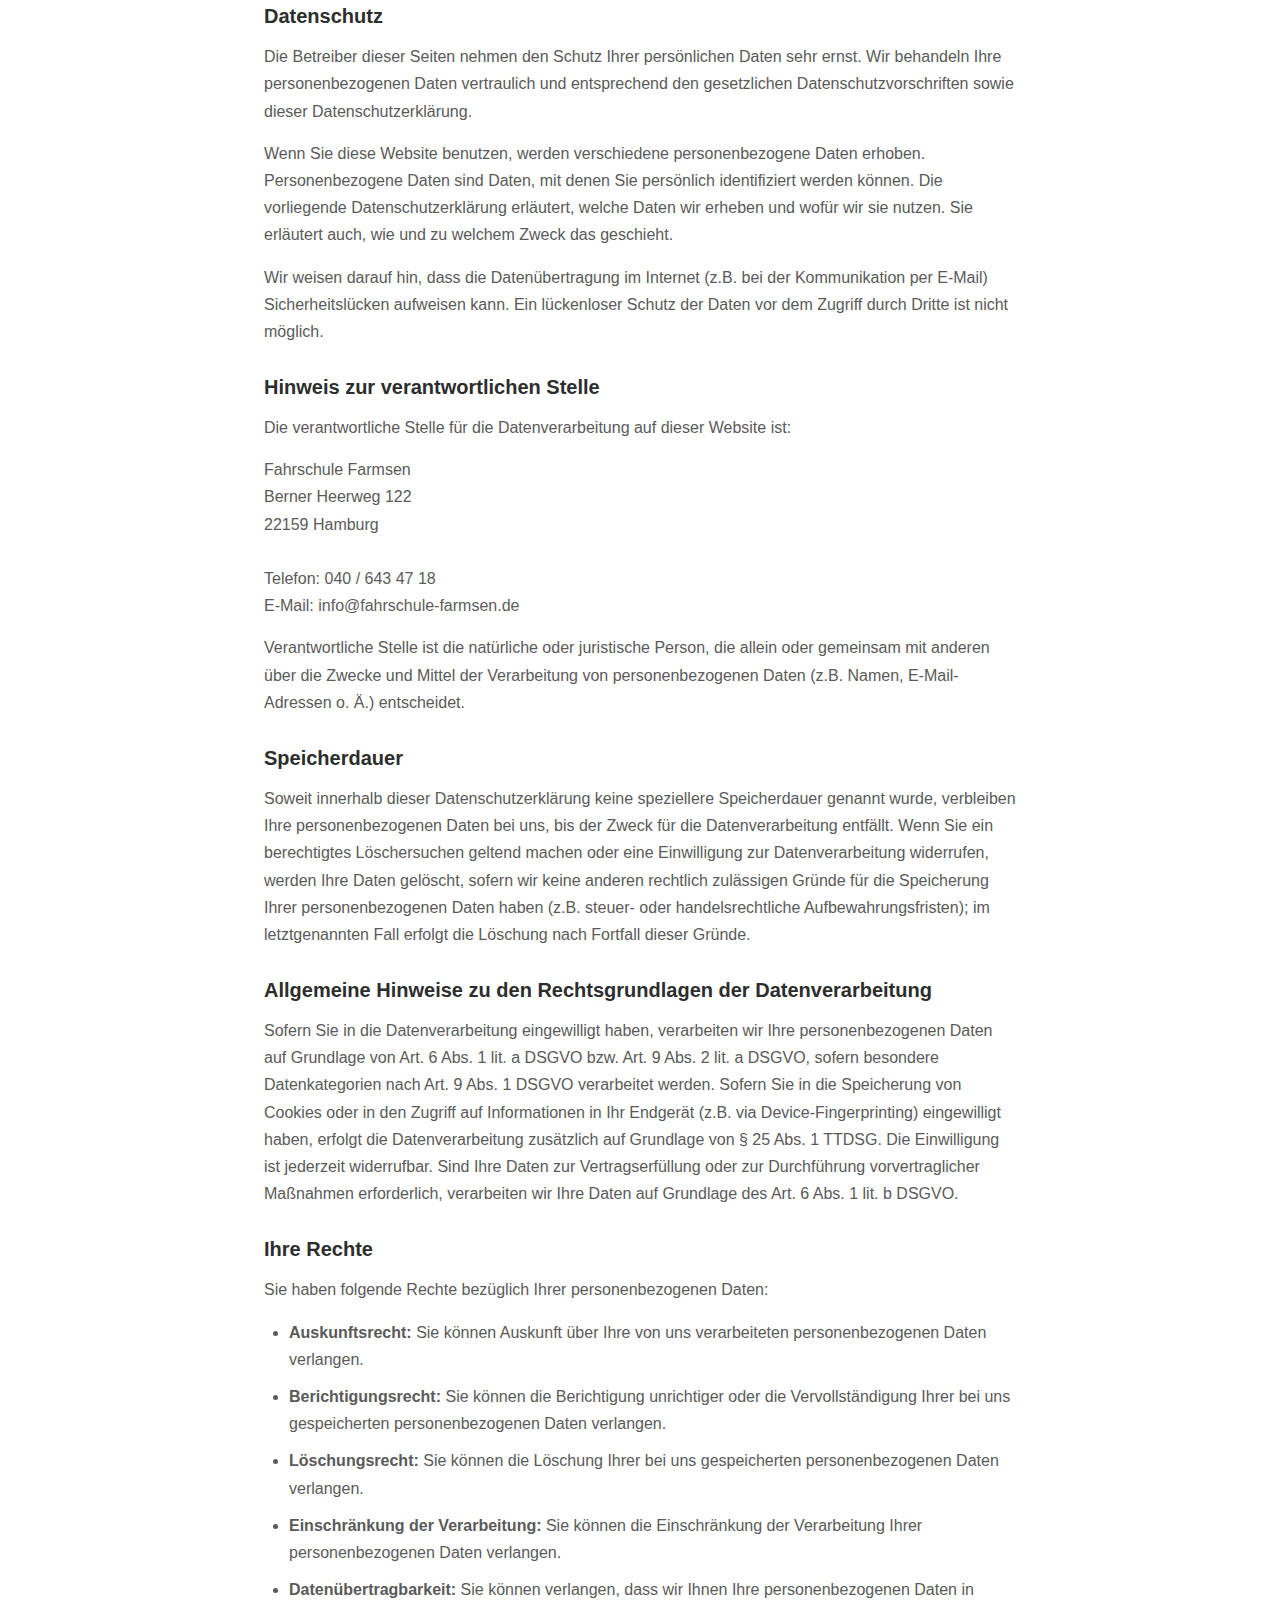
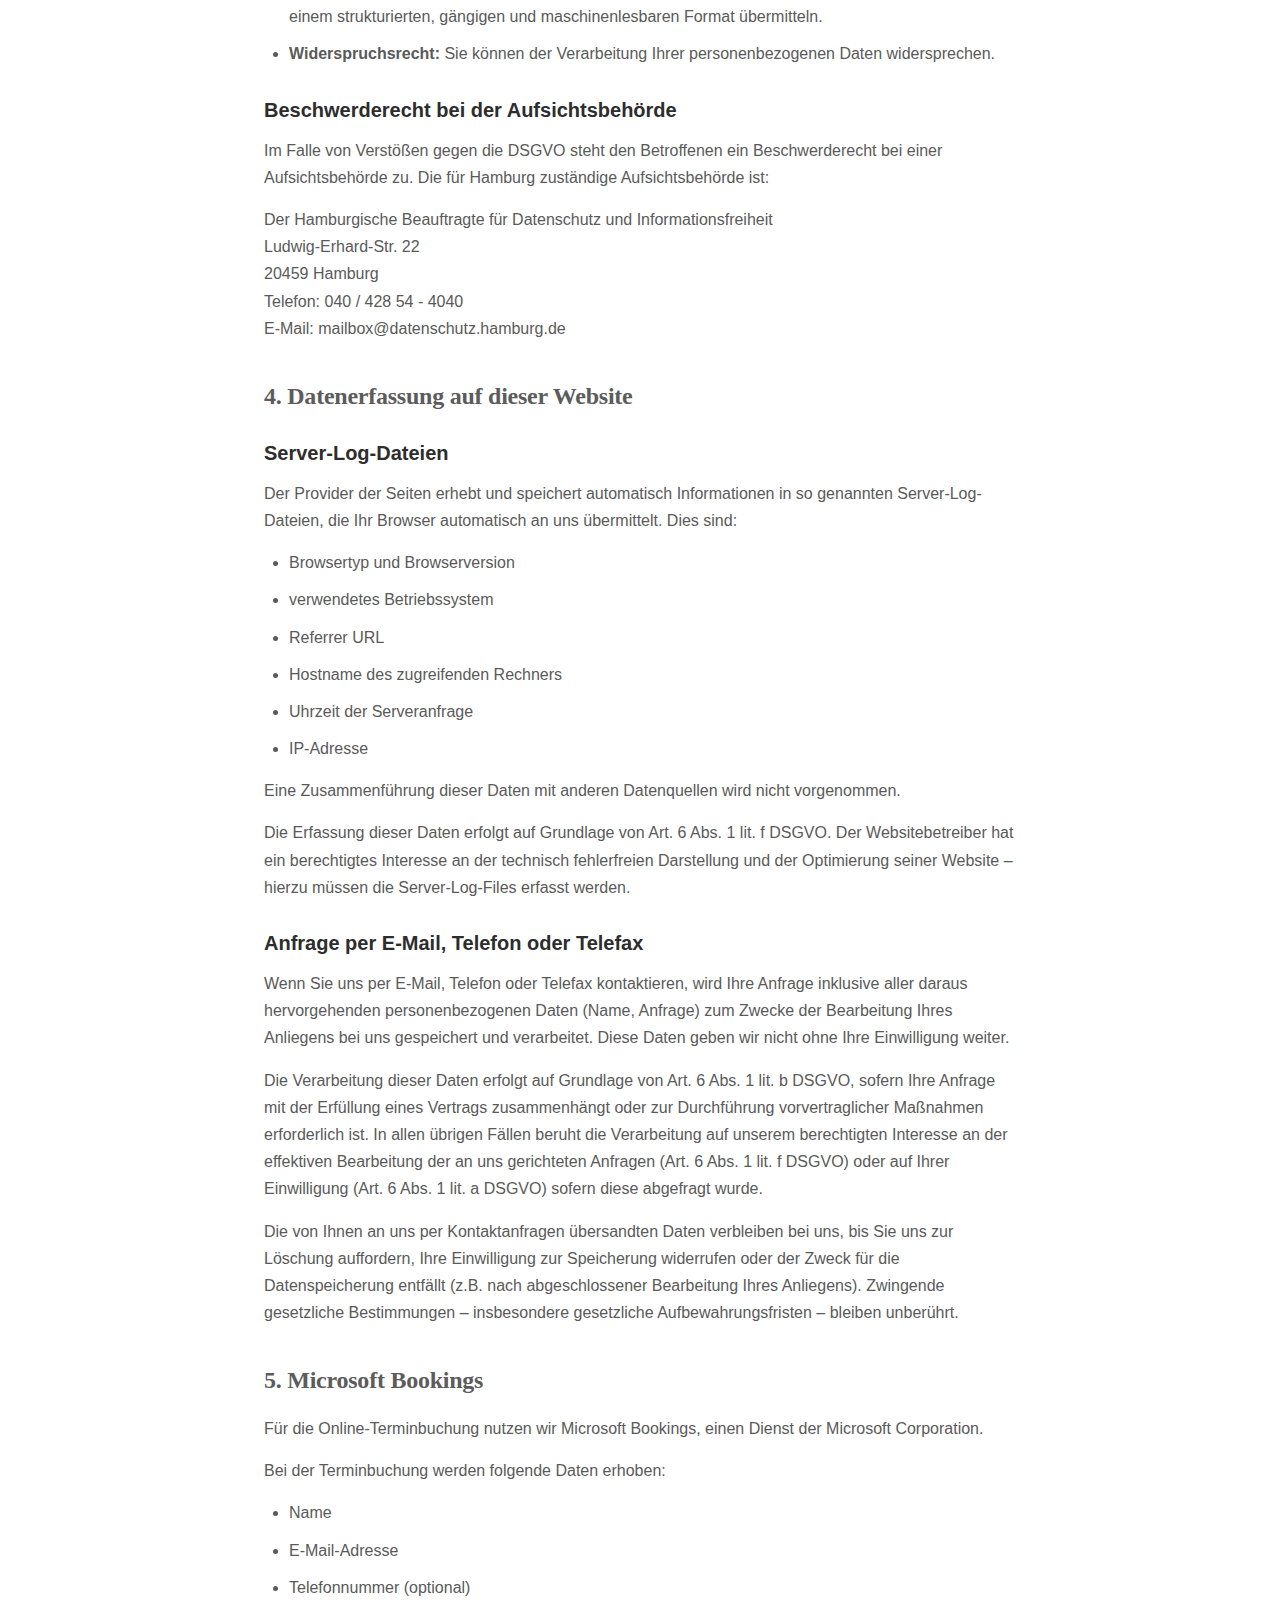
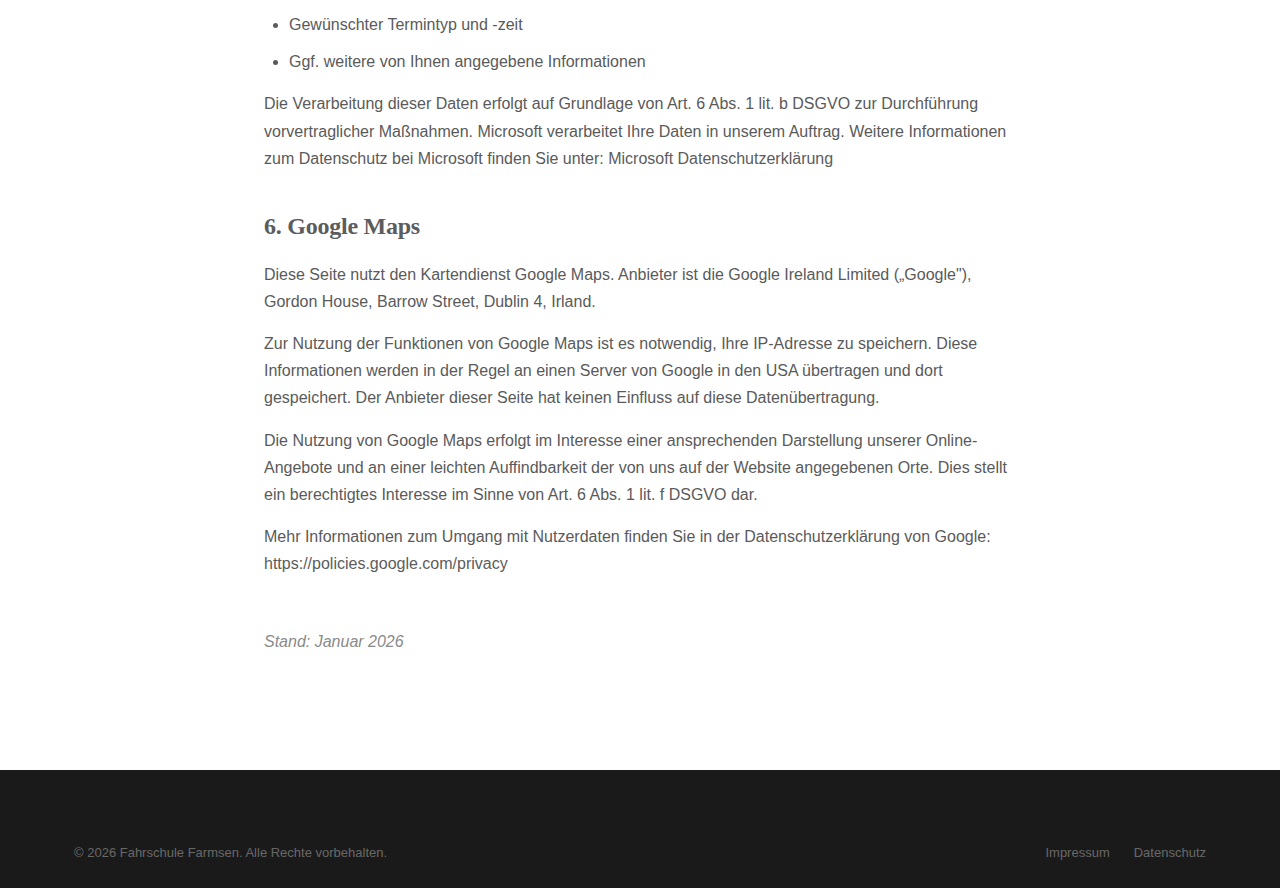
<file: datenschutz.html>
<!DOCTYPE html>
<html lang="de">
<head>
    <meta charset="UTF-8">
    <meta name="viewport" content="width=device-width, initial-scale=1.0">
    <title>Datenschutz | Fahrschule Farmsen</title>
    <link rel="preconnect" href="https://fonts.googleapis.com">
    <link rel="preconnect" href="https://fonts.gstatic.com" crossorigin>
    <link href="https://fonts.googleapis.com/css2?family=Bebas+Neue&family=Outfit:wght@300;400;500;600;700&display=swap" rel="stylesheet">
    <link rel="stylesheet" href="styles.css">
    <link rel="icon" type="image/svg+xml" href="data:image/svg+xml,%3Csvg xmlns='http://www.w3.org/2000/svg' viewBox='0 0 100 100'%3E%3Ccircle cx='50' cy='50' r='45' fill='%23FF4136'/%3E%3Ctext x='50' y='65' font-size='40' text-anchor='middle' fill='white' font-family='Arial Black'%3EF%3C/text%3E%3C/svg%3E">
    <style>
        .legal-page {
            padding: 150px 0 100px;
            min-height: 100vh;
        }
        .legal-content {
            max-width: 800px;
            margin: 0 auto;
            padding: 0 24px;
        }
        .legal-content h1 {
            margin-bottom: 40px;
        }
        .legal-content h2 {
            font-size: 1.5rem;
            margin: 40px 0 20px;
            color: var(--accent);
        }
        .legal-content h3 {
            font-size: 1.25rem;
            margin: 30px 0 15px;
            color: var(--text-primary);
        }
        .legal-content p {
            margin-bottom: 15px;
        }
        .legal-content ul {
            margin: 15px 0;
            padding-left: 25px;
        }
        .legal-content li {
            margin-bottom: 10px;
            color: var(--text-secondary);
        }
        .legal-content a {
            color: var(--accent);
        }
        .legal-content a:hover {
            color: var(--primary);
        }
        .back-link {
            display: inline-flex;
            align-items: center;
            gap: 10px;
            margin-bottom: 40px;
            color: var(--text-secondary);
        }
        .back-link:hover {
            color: var(--primary);
        }
        .back-link svg {
            width: 20px;
            height: 20px;
        }
    </style>
</head>
<body>
    <!-- Navigation -->
    <nav class="navbar scrolled">
        <div class="nav-container">
            <a href="index.html" class="logo">
                <div class="logo-icon">
                    <svg viewBox="0 0 50 50" fill="none" xmlns="http://www.w3.org/2000/svg">
                        <circle cx="25" cy="25" r="23" stroke="currentColor" stroke-width="3"/>
                        <path d="M15 15h20M15 25h15M15 35h10" stroke="currentColor" stroke-width="3" stroke-linecap="round"/>
                    </svg>
                </div>
                <span class="logo-text">Fahrschule<br><strong>Farmsen</strong></span>
            </a>
            <div class="nav-links">
                <a href="index.html">Start</a>
                <a href="index.html#leistungen">Leistungen</a>
                <a href="index.html#ueber-uns">Über Uns</a>
                <a href="index.html#kontakt">Kontakt</a>
                <a href="index.html#termin" class="btn-nav">Termin Buchen</a>
            </div>
        </div>
    </nav>

    <section class="legal-page">
        <div class="legal-content">
            <a href="index.html" class="back-link">
                <svg viewBox="0 0 24 24" fill="none" stroke="currentColor" stroke-width="2">
                    <line x1="19" y1="12" x2="5" y2="12"/>
                    <polyline points="12 19 5 12 12 5"/>
                </svg>
                Zurück zur Startseite
            </a>

            <h1>Datenschutz<span class="highlight">erklärung</span></h1>

            <h2>1. Datenschutz auf einen Blick</h2>
            
            <h3>Allgemeine Hinweise</h3>
            <p>
                Die folgenden Hinweise geben einen einfachen Überblick darüber, was mit Ihren personenbezogenen Daten passiert, wenn Sie diese Website besuchen. Personenbezogene Daten sind alle Daten, mit denen Sie persönlich identifiziert werden können. Ausführliche Informationen zum Thema Datenschutz entnehmen Sie unserer unter diesem Text aufgeführten Datenschutzerklärung.
            </p>

            <h3>Datenerfassung auf dieser Website</h3>
            <p>
                <strong>Wer ist verantwortlich für die Datenerfassung auf dieser Website?</strong><br>
                Die Datenverarbeitung auf dieser Website erfolgt durch den Websitebetreiber. Dessen Kontaktdaten können Sie dem Impressum dieser Website entnehmen.
            </p>
            <p>
                <strong>Wie erfassen wir Ihre Daten?</strong><br>
                Ihre Daten werden zum einen dadurch erhoben, dass Sie uns diese mitteilen. Hierbei kann es sich z.B. um Daten handeln, die Sie in ein Kontaktformular eingeben.
            </p>
            <p>
                Andere Daten werden automatisch oder nach Ihrer Einwilligung beim Besuch der Website durch unsere IT-Systeme erfasst. Das sind vor allem technische Daten (z.B. Internetbrowser, Betriebssystem oder Uhrzeit des Seitenaufrufs). Die Erfassung dieser Daten erfolgt automatisch, sobald Sie diese Website betreten.
            </p>
            <p>
                <strong>Wofür nutzen wir Ihre Daten?</strong><br>
                Ein Teil der Daten wird erhoben, um eine fehlerfreie Bereitstellung der Website zu gewährleisten. Andere Daten können zur Analyse Ihres Nutzerverhaltens verwendet werden.
            </p>
            <p>
                <strong>Welche Rechte haben Sie bezüglich Ihrer Daten?</strong><br>
                Sie haben jederzeit das Recht, unentgeltlich Auskunft über Herkunft, Empfänger und Zweck Ihrer gespeicherten personenbezogenen Daten zu erhalten. Sie haben außerdem ein Recht, die Berichtigung oder Löschung dieser Daten zu verlangen. Wenn Sie eine Einwilligung zur Datenverarbeitung erteilt haben, können Sie diese Einwilligung jederzeit für die Zukunft widerrufen. Außerdem haben Sie das Recht, unter bestimmten Umständen die Einschränkung der Verarbeitung Ihrer personenbezogenen Daten zu verlangen. Des Weiteren steht Ihnen ein Beschwerderecht bei der zuständigen Aufsichtsbehörde zu.
            </p>
            <p>
                Hierzu sowie zu weiteren Fragen zum Thema Datenschutz können Sie sich jederzeit an uns wenden.
            </p>

            <h2>2. Hosting</h2>
            <p>
                Wir hosten die Inhalte unserer Website bei folgendem Anbieter:
            </p>
            <p>
                [Hosting-Anbieter hier einfügen]
            </p>
            <p>
                Der Anbieter verarbeitet Ihre personenbezogenen Daten nur auf unsere Weisung und zur Erfüllung seiner Leistungspflichten.
            </p>

            <h2>3. Allgemeine Hinweise und Pflichtinformationen</h2>
            
            <h3>Datenschutz</h3>
            <p>
                Die Betreiber dieser Seiten nehmen den Schutz Ihrer persönlichen Daten sehr ernst. Wir behandeln Ihre personenbezogenen Daten vertraulich und entsprechend den gesetzlichen Datenschutzvorschriften sowie dieser Datenschutzerklärung.
            </p>
            <p>
                Wenn Sie diese Website benutzen, werden verschiedene personenbezogene Daten erhoben. Personenbezogene Daten sind Daten, mit denen Sie persönlich identifiziert werden können. Die vorliegende Datenschutzerklärung erläutert, welche Daten wir erheben und wofür wir sie nutzen. Sie erläutert auch, wie und zu welchem Zweck das geschieht.
            </p>
            <p>
                Wir weisen darauf hin, dass die Datenübertragung im Internet (z.B. bei der Kommunikation per E-Mail) Sicherheitslücken aufweisen kann. Ein lückenloser Schutz der Daten vor dem Zugriff durch Dritte ist nicht möglich.
            </p>

            <h3>Hinweis zur verantwortlichen Stelle</h3>
            <p>
                Die verantwortliche Stelle für die Datenverarbeitung auf dieser Website ist:
            </p>
            <p>
                Fahrschule Farmsen<br>
                Berner Heerweg 122<br>
                22159 Hamburg<br><br>
                Telefon: <a href="tel:+49406434718">040 / 643 47 18</a><br>
                E-Mail: <a href="mailto:info@fahrschule-farmsen.de">info@fahrschule-farmsen.de</a>
            </p>
            <p>
                Verantwortliche Stelle ist die natürliche oder juristische Person, die allein oder gemeinsam mit anderen über die Zwecke und Mittel der Verarbeitung von personenbezogenen Daten (z.B. Namen, E-Mail-Adressen o. Ä.) entscheidet.
            </p>

            <h3>Speicherdauer</h3>
            <p>
                Soweit innerhalb dieser Datenschutzerklärung keine speziellere Speicherdauer genannt wurde, verbleiben Ihre personenbezogenen Daten bei uns, bis der Zweck für die Datenverarbeitung entfällt. Wenn Sie ein berechtigtes Löschersuchen geltend machen oder eine Einwilligung zur Datenverarbeitung widerrufen, werden Ihre Daten gelöscht, sofern wir keine anderen rechtlich zulässigen Gründe für die Speicherung Ihrer personenbezogenen Daten haben (z.B. steuer- oder handelsrechtliche Aufbewahrungsfristen); im letztgenannten Fall erfolgt die Löschung nach Fortfall dieser Gründe.
            </p>

            <h3>Allgemeine Hinweise zu den Rechtsgrundlagen der Datenverarbeitung</h3>
            <p>
                Sofern Sie in die Datenverarbeitung eingewilligt haben, verarbeiten wir Ihre personenbezogenen Daten auf Grundlage von Art. 6 Abs. 1 lit. a DSGVO bzw. Art. 9 Abs. 2 lit. a DSGVO, sofern besondere Datenkategorien nach Art. 9 Abs. 1 DSGVO verarbeitet werden. Sofern Sie in die Speicherung von Cookies oder in den Zugriff auf Informationen in Ihr Endgerät (z.B. via Device-Fingerprinting) eingewilligt haben, erfolgt die Datenverarbeitung zusätzlich auf Grundlage von § 25 Abs. 1 TTDSG. Die Einwilligung ist jederzeit widerrufbar. Sind Ihre Daten zur Vertragserfüllung oder zur Durchführung vorvertraglicher Maßnahmen erforderlich, verarbeiten wir Ihre Daten auf Grundlage des Art. 6 Abs. 1 lit. b DSGVO.
            </p>

            <h3>Ihre Rechte</h3>
            <p>Sie haben folgende Rechte bezüglich Ihrer personenbezogenen Daten:</p>
            <ul>
                <li><strong>Auskunftsrecht:</strong> Sie können Auskunft über Ihre von uns verarbeiteten personenbezogenen Daten verlangen.</li>
                <li><strong>Berichtigungsrecht:</strong> Sie können die Berichtigung unrichtiger oder die Vervollständigung Ihrer bei uns gespeicherten personenbezogenen Daten verlangen.</li>
                <li><strong>Löschungsrecht:</strong> Sie können die Löschung Ihrer bei uns gespeicherten personenbezogenen Daten verlangen.</li>
                <li><strong>Einschränkung der Verarbeitung:</strong> Sie können die Einschränkung der Verarbeitung Ihrer personenbezogenen Daten verlangen.</li>
                <li><strong>Datenübertragbarkeit:</strong> Sie können verlangen, dass wir Ihnen Ihre personenbezogenen Daten in einem strukturierten, gängigen und maschinenlesbaren Format übermitteln.</li>
                <li><strong>Widerspruchsrecht:</strong> Sie können der Verarbeitung Ihrer personenbezogenen Daten widersprechen.</li>
            </ul>

            <h3>Beschwerderecht bei der Aufsichtsbehörde</h3>
            <p>
                Im Falle von Verstößen gegen die DSGVO steht den Betroffenen ein Beschwerderecht bei einer Aufsichtsbehörde zu. Die für Hamburg zuständige Aufsichtsbehörde ist:
            </p>
            <p>
                Der Hamburgische Beauftragte für Datenschutz und Informationsfreiheit<br>
                Ludwig-Erhard-Str. 22<br>
                20459 Hamburg<br>
                Telefon: 040 / 428 54 - 4040<br>
                E-Mail: mailbox@datenschutz.hamburg.de
            </p>

            <h2>4. Datenerfassung auf dieser Website</h2>

            <h3>Server-Log-Dateien</h3>
            <p>
                Der Provider der Seiten erhebt und speichert automatisch Informationen in so genannten Server-Log-Dateien, die Ihr Browser automatisch an uns übermittelt. Dies sind:
            </p>
            <ul>
                <li>Browsertyp und Browserversion</li>
                <li>verwendetes Betriebssystem</li>
                <li>Referrer URL</li>
                <li>Hostname des zugreifenden Rechners</li>
                <li>Uhrzeit der Serveranfrage</li>
                <li>IP-Adresse</li>
            </ul>
            <p>
                Eine Zusammenführung dieser Daten mit anderen Datenquellen wird nicht vorgenommen.
            </p>
            <p>
                Die Erfassung dieser Daten erfolgt auf Grundlage von Art. 6 Abs. 1 lit. f DSGVO. Der Websitebetreiber hat ein berechtigtes Interesse an der technisch fehlerfreien Darstellung und der Optimierung seiner Website – hierzu müssen die Server-Log-Files erfasst werden.
            </p>

            <h3>Anfrage per E-Mail, Telefon oder Telefax</h3>
            <p>
                Wenn Sie uns per E-Mail, Telefon oder Telefax kontaktieren, wird Ihre Anfrage inklusive aller daraus hervorgehenden personenbezogenen Daten (Name, Anfrage) zum Zwecke der Bearbeitung Ihres Anliegens bei uns gespeichert und verarbeitet. Diese Daten geben wir nicht ohne Ihre Einwilligung weiter.
            </p>
            <p>
                Die Verarbeitung dieser Daten erfolgt auf Grundlage von Art. 6 Abs. 1 lit. b DSGVO, sofern Ihre Anfrage mit der Erfüllung eines Vertrags zusammenhängt oder zur Durchführung vorvertraglicher Maßnahmen erforderlich ist. In allen übrigen Fällen beruht die Verarbeitung auf unserem berechtigten Interesse an der effektiven Bearbeitung der an uns gerichteten Anfragen (Art. 6 Abs. 1 lit. f DSGVO) oder auf Ihrer Einwilligung (Art. 6 Abs. 1 lit. a DSGVO) sofern diese abgefragt wurde.
            </p>
            <p>
                Die von Ihnen an uns per Kontaktanfragen übersandten Daten verbleiben bei uns, bis Sie uns zur Löschung auffordern, Ihre Einwilligung zur Speicherung widerrufen oder der Zweck für die Datenspeicherung entfällt (z.B. nach abgeschlossener Bearbeitung Ihres Anliegens). Zwingende gesetzliche Bestimmungen – insbesondere gesetzliche Aufbewahrungsfristen – bleiben unberührt.
            </p>

            <h2>5. Microsoft Bookings</h2>
            <p>
                Für die Online-Terminbuchung nutzen wir Microsoft Bookings, einen Dienst der Microsoft Corporation.
            </p>
            <p>
                Bei der Terminbuchung werden folgende Daten erhoben:
            </p>
            <ul>
                <li>Name</li>
                <li>E-Mail-Adresse</li>
                <li>Telefonnummer (optional)</li>
                <li>Gewünschter Termintyp und -zeit</li>
                <li>Ggf. weitere von Ihnen angegebene Informationen</li>
            </ul>
            <p>
                Die Verarbeitung dieser Daten erfolgt auf Grundlage von Art. 6 Abs. 1 lit. b DSGVO zur Durchführung vorvertraglicher Maßnahmen. Microsoft verarbeitet Ihre Daten in unserem Auftrag. Weitere Informationen zum Datenschutz bei Microsoft finden Sie unter: <a href="https://privacy.microsoft.com/de-de/privacystatement" target="_blank" rel="noopener">Microsoft Datenschutzerklärung</a>
            </p>

            <h2>6. Google Maps</h2>
            <p>
                Diese Seite nutzt den Kartendienst Google Maps. Anbieter ist die Google Ireland Limited („Google"), Gordon House, Barrow Street, Dublin 4, Irland.
            </p>
            <p>
                Zur Nutzung der Funktionen von Google Maps ist es notwendig, Ihre IP-Adresse zu speichern. Diese Informationen werden in der Regel an einen Server von Google in den USA übertragen und dort gespeichert. Der Anbieter dieser Seite hat keinen Einfluss auf diese Datenübertragung.
            </p>
            <p>
                Die Nutzung von Google Maps erfolgt im Interesse einer ansprechenden Darstellung unserer Online-Angebote und an einer leichten Auffindbarkeit der von uns auf der Website angegebenen Orte. Dies stellt ein berechtigtes Interesse im Sinne von Art. 6 Abs. 1 lit. f DSGVO dar.
            </p>
            <p>
                Mehr Informationen zum Umgang mit Nutzerdaten finden Sie in der Datenschutzerklärung von Google: <a href="https://policies.google.com/privacy" target="_blank" rel="noopener">https://policies.google.com/privacy</a>
            </p>

            <p style="margin-top: 50px; color: var(--text-muted);">
                <em>Stand: Januar 2026</em>
            </p>
        </div>
    </section>

    <!-- Footer -->
    <footer class="footer">
        <div class="container">
            <div class="footer-bottom" style="border-top: none; padding-top: 0;">
                <p>&copy; 2026 Fahrschule Farmsen. Alle Rechte vorbehalten.</p>
                <div class="footer-legal">
                    <a href="impressum.html">Impressum</a>
                    <a href="datenschutz.html">Datenschutz</a>
                </div>
            </div>
        </div>
    </footer>
</body>
</html>
</file>
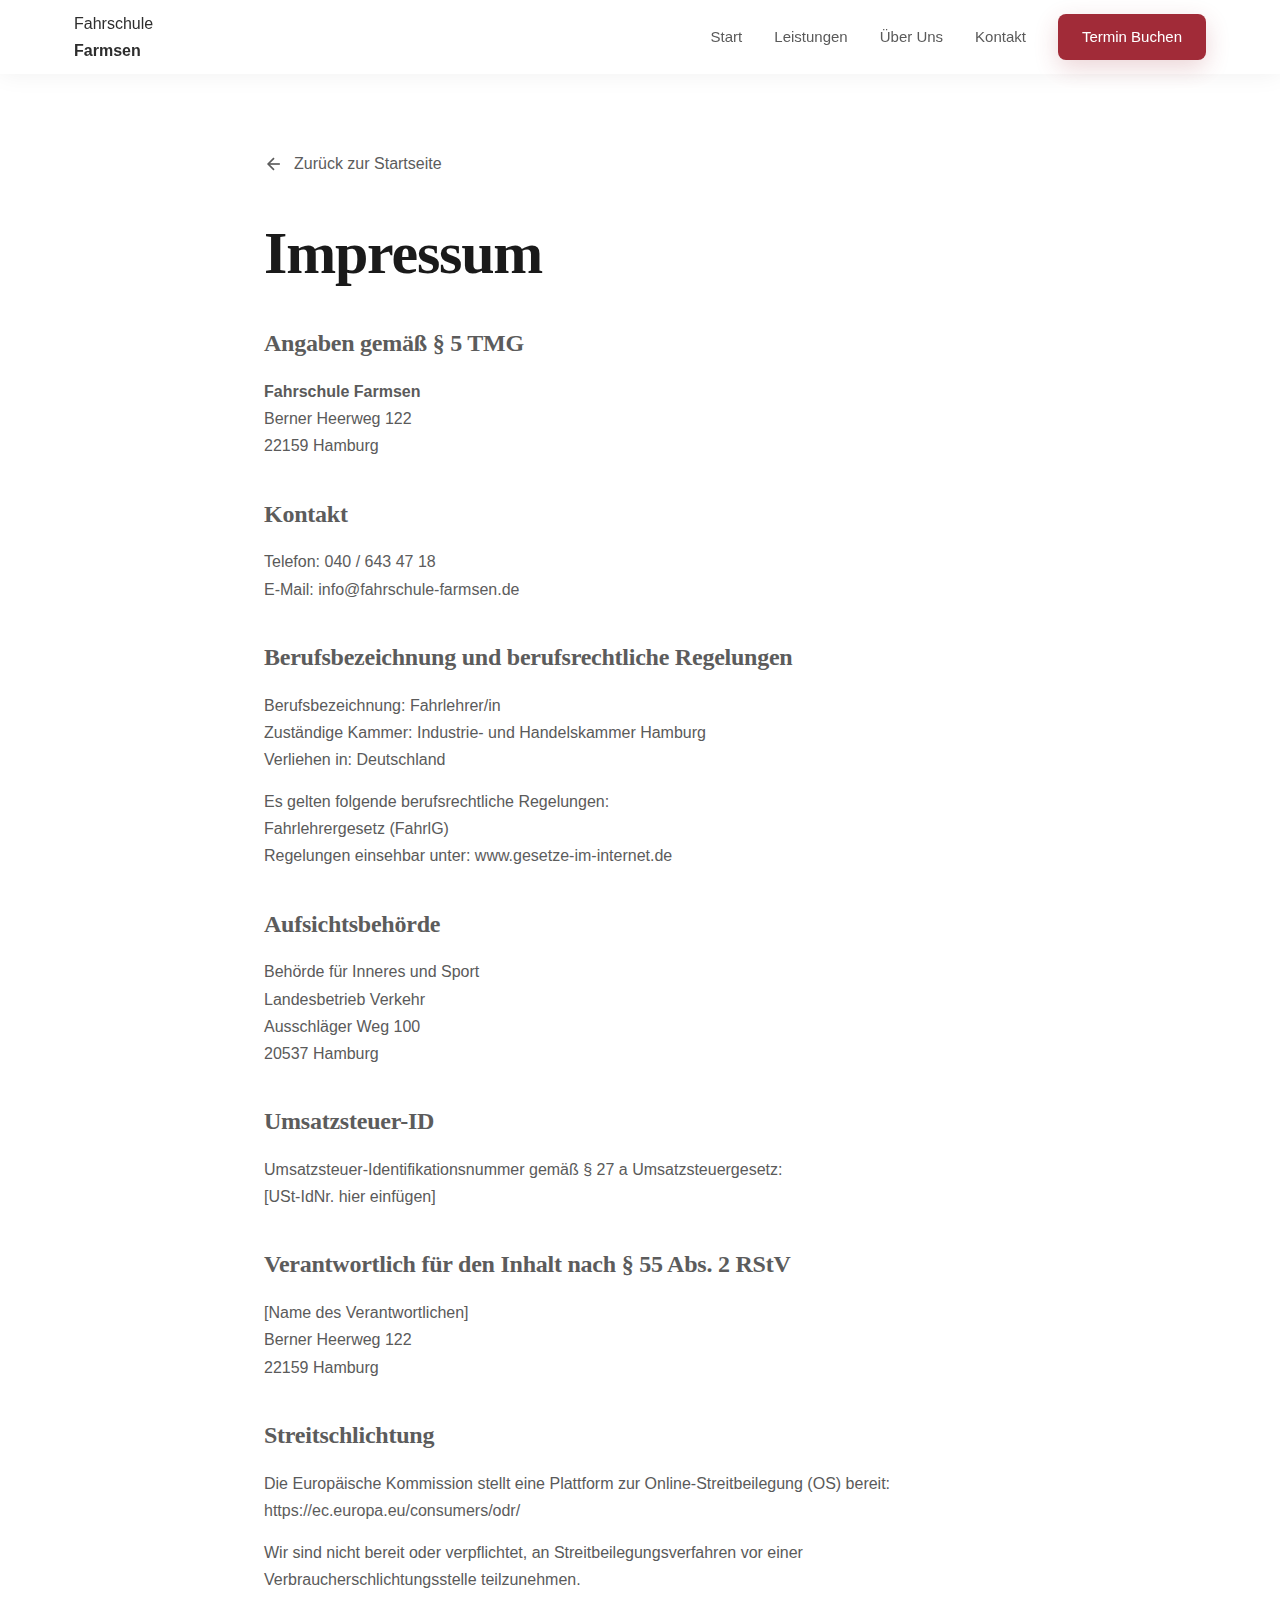
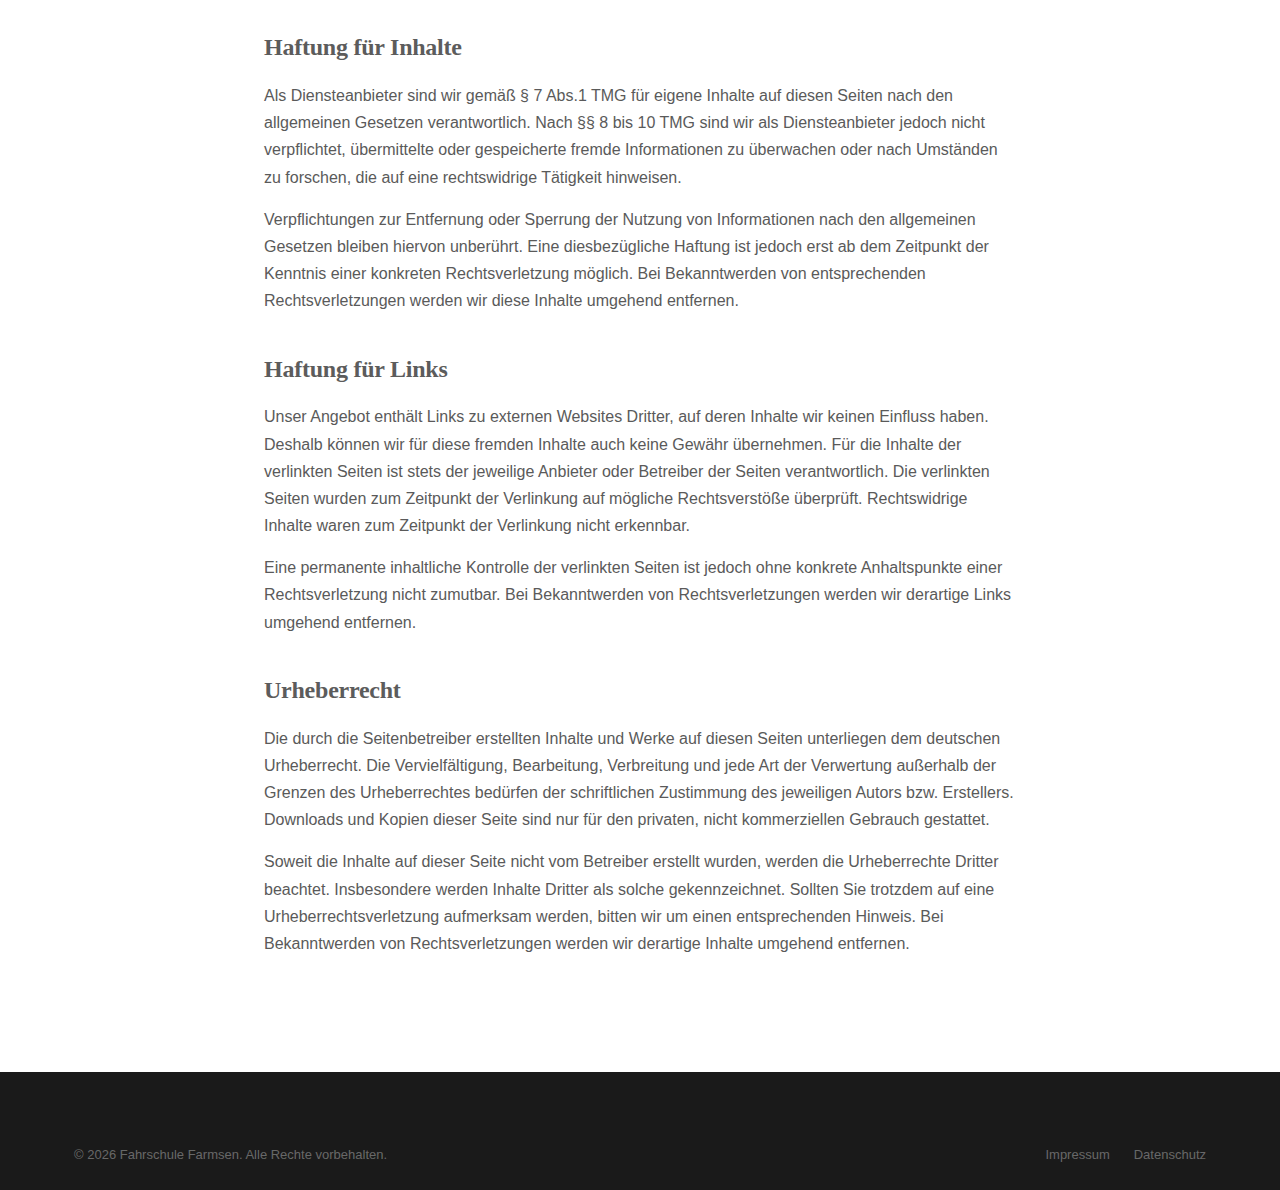
<file: impressum.html>
<!DOCTYPE html>
<html lang="de">
<head>
    <meta charset="UTF-8">
    <meta name="viewport" content="width=device-width, initial-scale=1.0">
    <title>Impressum | Fahrschule Farmsen</title>
    <link rel="preconnect" href="https://fonts.googleapis.com">
    <link rel="preconnect" href="https://fonts.gstatic.com" crossorigin>
    <link href="https://fonts.googleapis.com/css2?family=Inter:wght@400;500;600;700&family=Poppins:wght@600;700;800&display=swap" rel="stylesheet">
    <link rel="stylesheet" href="styles.css">
    <link rel="icon" type="image/svg+xml" href="data:image/svg+xml,%3Csvg xmlns='http://www.w3.org/2000/svg' viewBox='0 0 100 100'%3E%3Ccircle cx='50' cy='50' r='45' fill='%23FF4136'/%3E%3Ctext x='50' y='65' font-size='40' text-anchor='middle' fill='white' font-family='Arial Black'%3EF%3C/text%3E%3C/svg%3E">
    <style>
        .legal-page {
            padding: 150px 0 100px;
            min-height: 100vh;
        }
        .legal-content {
            max-width: 800px;
            margin: 0 auto;
            padding: 0 24px;
        }
        .legal-content h1 {
            margin-bottom: 40px;
        }
        .legal-content h2 {
            font-size: 1.5rem;
            margin: 40px 0 20px;
            color: var(--accent);
        }
        .legal-content p {
            margin-bottom: 15px;
        }
        .legal-content a {
            color: var(--accent);
        }
        .legal-content a:hover {
            color: var(--primary);
        }
        .back-link {
            display: inline-flex;
            align-items: center;
            gap: 10px;
            margin-bottom: 40px;
            color: var(--text-secondary);
        }
        .back-link:hover {
            color: var(--primary);
        }
        .back-link svg {
            width: 20px;
            height: 20px;
        }
    </style>
</head>
<body>
    <!-- Navigation -->
    <nav class="navbar scrolled">
        <div class="nav-container">
            <a href="index.html" class="logo">
                <div class="logo-icon">
                    <svg viewBox="0 0 50 50" fill="none" xmlns="http://www.w3.org/2000/svg">
                        <circle cx="25" cy="25" r="23" stroke="currentColor" stroke-width="3"/>
                        <path d="M15 15h20M15 25h15M15 35h10" stroke="currentColor" stroke-width="3" stroke-linecap="round"/>
                    </svg>
                </div>
                <span class="logo-text">Fahrschule<br><strong>Farmsen</strong></span>
            </a>
            <div class="nav-links">
                <a href="index.html">Start</a>
                <a href="index.html#leistungen">Leistungen</a>
                <a href="index.html#ueber-uns">Über Uns</a>
                <a href="index.html#kontakt">Kontakt</a>
                <a href="index.html#termin" class="btn-nav">Termin Buchen</a>
            </div>
        </div>
    </nav>

    <section class="legal-page">
        <div class="legal-content">
            <a href="index.html" class="back-link">
                <svg viewBox="0 0 24 24" fill="none" stroke="currentColor" stroke-width="2">
                    <line x1="19" y1="12" x2="5" y2="12"/>
                    <polyline points="12 19 5 12 12 5"/>
                </svg>
                Zurück zur Startseite
            </a>

            <h1>Impressum</h1>

            <h2>Angaben gemäß § 5 TMG</h2>
            <p>
                <strong>Fahrschule Farmsen</strong><br>
                Berner Heerweg 122<br>
                22159 Hamburg
            </p>

            <h2>Kontakt</h2>
            <p>
                Telefon: <a href="tel:+49406434718">040 / 643 47 18</a><br>
                E-Mail: <a href="mailto:info@fahrschule-farmsen.de">info@fahrschule-farmsen.de</a>
            </p>

            <h2>Berufsbezeichnung und berufsrechtliche Regelungen</h2>
            <p>
                Berufsbezeichnung: Fahrlehrer/in<br>
                Zuständige Kammer: Industrie- und Handelskammer Hamburg<br>
                Verliehen in: Deutschland
            </p>
            <p>
                Es gelten folgende berufsrechtliche Regelungen:<br>
                Fahrlehrergesetz (FahrlG)<br>
                Regelungen einsehbar unter: <a href="https://www.gesetze-im-internet.de/fahrlg_2018/" target="_blank" rel="noopener">www.gesetze-im-internet.de</a>
            </p>

            <h2>Aufsichtsbehörde</h2>
            <p>
                Behörde für Inneres und Sport<br>
                Landesbetrieb Verkehr<br>
                Ausschläger Weg 100<br>
                20537 Hamburg
            </p>

            <h2>Umsatzsteuer-ID</h2>
            <p>
                Umsatzsteuer-Identifikationsnummer gemäß § 27 a Umsatzsteuergesetz:<br>
                [USt-IdNr. hier einfügen]
            </p>

            <h2>Verantwortlich für den Inhalt nach § 55 Abs. 2 RStV</h2>
            <p>
                [Name des Verantwortlichen]<br>
                Berner Heerweg 122<br>
                22159 Hamburg
            </p>

            <h2>Streitschlichtung</h2>
            <p>
                Die Europäische Kommission stellt eine Plattform zur Online-Streitbeilegung (OS) bereit: 
                <a href="https://ec.europa.eu/consumers/odr/" target="_blank" rel="noopener">https://ec.europa.eu/consumers/odr/</a>
            </p>
            <p>
                Wir sind nicht bereit oder verpflichtet, an Streitbeilegungsverfahren vor einer Verbraucherschlichtungsstelle teilzunehmen.
            </p>

            <h2>Haftung für Inhalte</h2>
            <p>
                Als Diensteanbieter sind wir gemäß § 7 Abs.1 TMG für eigene Inhalte auf diesen Seiten nach den allgemeinen Gesetzen verantwortlich. Nach §§ 8 bis 10 TMG sind wir als Diensteanbieter jedoch nicht verpflichtet, übermittelte oder gespeicherte fremde Informationen zu überwachen oder nach Umständen zu forschen, die auf eine rechtswidrige Tätigkeit hinweisen.
            </p>
            <p>
                Verpflichtungen zur Entfernung oder Sperrung der Nutzung von Informationen nach den allgemeinen Gesetzen bleiben hiervon unberührt. Eine diesbezügliche Haftung ist jedoch erst ab dem Zeitpunkt der Kenntnis einer konkreten Rechtsverletzung möglich. Bei Bekanntwerden von entsprechenden Rechtsverletzungen werden wir diese Inhalte umgehend entfernen.
            </p>

            <h2>Haftung für Links</h2>
            <p>
                Unser Angebot enthält Links zu externen Websites Dritter, auf deren Inhalte wir keinen Einfluss haben. Deshalb können wir für diese fremden Inhalte auch keine Gewähr übernehmen. Für die Inhalte der verlinkten Seiten ist stets der jeweilige Anbieter oder Betreiber der Seiten verantwortlich. Die verlinkten Seiten wurden zum Zeitpunkt der Verlinkung auf mögliche Rechtsverstöße überprüft. Rechtswidrige Inhalte waren zum Zeitpunkt der Verlinkung nicht erkennbar.
            </p>
            <p>
                Eine permanente inhaltliche Kontrolle der verlinkten Seiten ist jedoch ohne konkrete Anhaltspunkte einer Rechtsverletzung nicht zumutbar. Bei Bekanntwerden von Rechtsverletzungen werden wir derartige Links umgehend entfernen.
            </p>

            <h2>Urheberrecht</h2>
            <p>
                Die durch die Seitenbetreiber erstellten Inhalte und Werke auf diesen Seiten unterliegen dem deutschen Urheberrecht. Die Vervielfältigung, Bearbeitung, Verbreitung und jede Art der Verwertung außerhalb der Grenzen des Urheberrechtes bedürfen der schriftlichen Zustimmung des jeweiligen Autors bzw. Erstellers. Downloads und Kopien dieser Seite sind nur für den privaten, nicht kommerziellen Gebrauch gestattet.
            </p>
            <p>
                Soweit die Inhalte auf dieser Seite nicht vom Betreiber erstellt wurden, werden die Urheberrechte Dritter beachtet. Insbesondere werden Inhalte Dritter als solche gekennzeichnet. Sollten Sie trotzdem auf eine Urheberrechtsverletzung aufmerksam werden, bitten wir um einen entsprechenden Hinweis. Bei Bekanntwerden von Rechtsverletzungen werden wir derartige Inhalte umgehend entfernen.
            </p>
        </div>
    </section>

    <!-- Footer -->
    <footer class="footer">
        <div class="container">
            <div class="footer-bottom" style="border-top: none; padding-top: 0;">
                <p>&copy; 2026 Fahrschule Farmsen. Alle Rechte vorbehalten.</p>
                <div class="footer-legal">
                    <a href="impressum.html">Impressum</a>
                    <a href="datenschutz.html">Datenschutz</a>
                </div>
            </div>
        </div>
    </footer>
</body>
</html>
</file>
<file: styles.css>
/* ===================================
   FAHRSCHULE FARMSEN - CORPORATE DESIGN
   Basierend auf dem offiziellen Logo
   Erfolgreich seit 1959
   =================================== */

/* CSS Variables - Corporate Design Fahrschule Farmsen */
:root {
    /* Primary Colors - Dunkelrot aus dem Original-Logo */
    --primary: #A12B38;
    --primary-dark: #8A242F;
    --primary-light: #B83A48;
    --primary-gradient: linear-gradient(135deg, #A12B38 0%, #8A242F 100%);
    
    /* Secondary/Accent - Warmes Grau */
    --accent: #5C5C5C;
    --accent-dark: #444444;
    --accent-light: #757575;
    
    /* Gold accent for subtle highlights */
    --gold: #C9A227;
    --gold-light: #D4B44A;
    
    /* Neutral tones */
    --dark: #1A1A1A;
    --success: #2E7D32;
    --success-light: #4CAF50;
    
    /* Light theme backgrounds */
    --bg-white: #FFFFFF;
    --bg-light: #FAFAFA;
    --bg-soft: #F5F3F0;
    --bg-cream: #FDF8F6;
    --bg-gradient: linear-gradient(180deg, #FFFFFF 0%, #FAF9F7 100%);
    
    /* Text colors */
    --text-dark: #1A1A1A;
    --text-primary: #2D2D2D;
    --text-secondary: #5A5A5A;
    --text-muted: #8A8A8A;
    --text-light: #FFFFFF;
    
    /* Borders */
    --border-color: #E8E4E0;
    --border-light: #F0EDE9;
    
    /* Shadows */
    --shadow-sm: 0 2px 8px rgba(0, 0, 0, 0.05);
    --shadow-md: 0 8px 24px rgba(0, 0, 0, 0.07);
    --shadow-lg: 0 16px 48px rgba(0, 0, 0, 0.09);
    --shadow-xl: 0 24px 64px rgba(0, 0, 0, 0.1);
    --shadow-primary: 0 8px 24px rgba(161, 43, 56, 0.2);
    --shadow-card: 0 2px 16px rgba(0, 0, 0, 0.05);
    
    /* Typography */
    --font-display: 'Playfair Display', Georgia, serif;
    --font-body: 'Source Sans 3', 'Segoe UI', sans-serif;
    
    /* Spacing */
    --section-padding: 100px;
    --container-width: 1180px;
    
    /* Transitions */
    --transition-fast: 0.2s ease;
    --transition-normal: 0.35s cubic-bezier(0.4, 0, 0.2, 1);
    --transition-slow: 0.5s ease;
    
    /* Border radius */
    --radius-sm: 8px;
    --radius-md: 12px;
    --radius-lg: 20px;
    --radius-xl: 28px;
    --radius-full: 50px;
}

/* Google Fonts Import */
@import url('https://fonts.googleapis.com/css2?family=Playfair+Display:wght@400;500;600;700&family=Source+Sans+3:wght@300;400;500;600;700&display=swap');

/* Reset & Base */
*, *::before, *::after {
    margin: 0;
    padding: 0;
    box-sizing: border-box;
}

html {
    scroll-behavior: smooth;
    scroll-padding-top: 80px;
}

body {
    font-family: var(--font-body);
    font-size: 16px;
    line-height: 1.7;
    color: var(--text-primary);
    background: var(--bg-white);
    overflow-x: hidden;
    -webkit-font-smoothing: antialiased;
    -moz-osx-font-smoothing: grayscale;
}

/* Selection */
::selection {
    background: var(--primary);
    color: white;
}

/* Container */
.container {
    max-width: var(--container-width);
    margin: 0 auto;
    padding: 0 24px;
}

/* Typography */
h1, h2, h3 {
    font-family: var(--font-display);
    font-weight: 600;
    color: var(--text-dark);
    line-height: 1.2;
}

h1 {
    font-size: clamp(2.5rem, 5vw, 3.75rem);
    font-weight: 700;
    letter-spacing: -0.02em;
}

h2 {
    font-size: clamp(1.875rem, 4vw, 2.875rem);
    letter-spacing: -0.01em;
}

h3 {
    font-size: clamp(1.125rem, 2vw, 1.375rem);
    font-family: var(--font-body);
    font-weight: 600;
}

h4 {
    font-size: 1.0625rem;
    font-weight: 600;
    color: var(--text-dark);
}

p {
    color: var(--text-secondary);
}

a {
    color: inherit;
    text-decoration: none;
    transition: var(--transition-fast);
}

/* Highlight Text */
.highlight {
    color: var(--primary);
}

/* Section Tag */
.section-tag {
    display: inline-block;
    font-size: 0.75rem;
    font-weight: 600;
    text-transform: uppercase;
    letter-spacing: 0.2em;
    color: var(--primary);
    padding: 8px 20px;
    background: rgba(161, 43, 56, 0.07);
    border-radius: var(--radius-full);
    margin-bottom: 16px;
}

/* Section Header */
.section-header {
    text-align: center;
    max-width: 680px;
    margin: 0 auto 64px;
}

.section-header p {
    font-size: 1.0625rem;
    margin-top: 16px;
    line-height: 1.75;
}

/* ===================================
   BUTTONS
   =================================== */

.btn-primary, .btn-secondary {
    display: inline-flex;
    align-items: center;
    justify-content: center;
    gap: 10px;
    font-family: var(--font-body);
    font-weight: 600;
    font-size: 0.9375rem;
    padding: 15px 34px;
    border-radius: var(--radius-sm);
    cursor: pointer;
    transition: var(--transition-normal);
    border: none;
    text-align: center;
    letter-spacing: 0.01em;
}

.btn-primary {
    background: var(--primary);
    color: white;
    box-shadow: var(--shadow-primary);
}

.btn-primary:hover {
    background: var(--primary-dark);
    transform: translateY(-2px);
    box-shadow: 0 12px 32px rgba(161, 43, 56, 0.3);
}

.btn-primary svg {
    width: 18px;
    height: 18px;
}

.btn-secondary {
    background: var(--bg-white);
    color: var(--text-dark);
    border: 2px solid var(--border-color);
}

.btn-secondary:hover {
    border-color: var(--primary);
    color: var(--primary);
    background: rgba(161, 43, 56, 0.02);
}

.btn-secondary svg {
    width: 16px;
    height: 16px;
    transition: transform var(--transition-fast);
}

.btn-secondary:hover svg {
    transform: translateX(4px);
}

/* ===================================
   NAVIGATION
   =================================== */

.navbar {
    position: fixed;
    top: 0;
    left: 0;
    right: 0;
    z-index: 1000;
    padding: 16px 0;
    transition: var(--transition-normal);
    background: transparent;
}

.navbar.scrolled {
    background: rgba(255, 255, 255, 0.97);
    backdrop-filter: blur(12px);
    -webkit-backdrop-filter: blur(12px);
    padding: 10px 0;
    box-shadow: 0 1px 24px rgba(0, 0, 0, 0.06);
}

.nav-container {
    max-width: var(--container-width);
    margin: 0 auto;
    padding: 0 24px;
    display: flex;
    align-items: center;
    justify-content: space-between;
}

.logo {
    display: flex;
    align-items: center;
}

.logo-image {
    height: 52px;
    width: auto;
    max-width: 300px;
    object-fit: contain;
}

.navbar.scrolled .logo-image {
    height: 42px;
}

.footer-logo {
    height: 48px;
    filter: brightness(0) invert(1);
    opacity: 0.9;
}

.nav-links {
    display: flex;
    align-items: center;
    gap: 32px;
}

.nav-links a {
    font-weight: 500;
    font-size: 0.9375rem;
    color: var(--text-secondary);
    position: relative;
}

.nav-links a:not(.btn-nav):hover {
    color: var(--primary);
}

.nav-links a:not(.btn-nav)::after {
    content: '';
    position: absolute;
    bottom: -4px;
    left: 0;
    width: 0;
    height: 2px;
    background: var(--primary);
    transition: width var(--transition-fast);
    border-radius: 1px;
}

.nav-links a:not(.btn-nav):hover::after {
    width: 100%;
}

.btn-nav {
    padding: 10px 24px;
    background: var(--primary);
    border-radius: var(--radius-sm);
    color: white !important;
    font-size: 0.875rem;
    box-shadow: var(--shadow-primary);
}

.btn-nav:hover {
    background: var(--primary-dark);
    transform: translateY(-1px);
}

/* Mobile Menu Button */
.mobile-menu-btn {
    display: none;
    flex-direction: column;
    gap: 5px;
    background: none;
    border: none;
    cursor: pointer;
    padding: 10px;
}

.mobile-menu-btn span {
    width: 24px;
    height: 2px;
    background: var(--text-dark);
    border-radius: 2px;
    transition: var(--transition-fast);
}

.mobile-menu-btn.active span:nth-child(1) {
    transform: rotate(45deg) translate(5px, 5px);
}

.mobile-menu-btn.active span:nth-child(2) {
    opacity: 0;
}

.mobile-menu-btn.active span:nth-child(3) {
    transform: rotate(-45deg) translate(5px, -5px);
}

/* Mobile Menu */
.mobile-menu {
    position: fixed;
    top: 70px;
    left: 0;
    right: 0;
    background: var(--bg-white);
    padding: 24px;
    display: none;
    flex-direction: column;
    gap: 12px;
    z-index: 999;
    box-shadow: var(--shadow-lg);
    border-top: 1px solid var(--border-light);
}

.mobile-menu.active {
    display: flex;
}

.mobile-menu a {
    font-size: 1rem;
    font-weight: 500;
    color: var(--text-secondary);
    padding: 12px 0;
    border-bottom: 1px solid var(--border-light);
}

.mobile-menu a:hover {
    color: var(--primary);
}

.mobile-menu .btn-primary {
    margin-top: 10px;
}

/* ===================================
   HERO SECTION
   =================================== */

.hero {
    min-height: 100vh;
    position: relative;
    padding: 150px 0 0;
    overflow: hidden;
    display: flex;
    flex-direction: column;
    justify-content: center;
    background: var(--bg-gradient);
}

.hero-bg {
    position: absolute;
    inset: 0;
    z-index: 0;
}

.hero-gradient {
    position: absolute;
    inset: 0;
    background:
        radial-gradient(ellipse 70% 50% at 50% 40%, rgba(161, 43, 56, 0.05) 0%, transparent 60%),
        radial-gradient(ellipse 40% 40% at 80% 20%, rgba(161, 43, 56, 0.03) 0%, transparent 50%),
        radial-gradient(ellipse 40% 40% at 10% 80%, rgba(201, 162, 39, 0.02) 0%, transparent 50%);
}

.hero-shapes {
    position: absolute;
    inset: 0;
    overflow: hidden;
}

.hero-shape {
    position: absolute;
    border-radius: 50%;
}

.hero-shape-1 {
    width: 500px;
    height: 500px;
    top: -180px;
    right: -120px;
    border: 1px solid rgba(161, 43, 56, 0.06);
    animation: shapeSpin 50s linear infinite;
}

.hero-shape-2 {
    width: 350px;
    height: 350px;
    bottom: -80px;
    left: -80px;
    border: 1px solid rgba(161, 43, 56, 0.04);
    animation: shapeSpin 35s linear infinite reverse;
}

.hero-shape-3 {
    width: 160px;
    height: 160px;
    top: 35%;
    right: 12%;
    background: rgba(161, 43, 56, 0.03);
    animation: shapeFloat 8s ease-in-out infinite;
}

@keyframes shapeSpin {
    from { transform: rotate(0deg); }
    to { transform: rotate(360deg); }
}

@keyframes shapeFloat {
    0%, 100% { transform: translate(0, 0) scale(1); }
    50% { transform: translate(-15px, 10px) scale(1.05); }
}

.hero .container {
    position: relative;
    z-index: 2;
    flex: 1;
    display: flex;
    flex-direction: column;
    justify-content: center;
}

.hero-center {
    text-align: center;
    max-width: 760px;
    margin: 0 auto;
    padding-bottom: 64px;
}

.hero-badge {
    display: inline-flex;
    align-items: center;
    gap: 10px;
    font-size: 0.8125rem;
    font-weight: 600;
    color: var(--primary);
    padding: 10px 22px;
    background: rgba(161, 43, 56, 0.07);
    border-radius: var(--radius-full);
    margin-bottom: 32px;
    animation: fadeInUp 0.6s ease;
}

.pulse {
    width: 8px;
    height: 8px;
    background: var(--success);
    border-radius: 50%;
    animation: pulse 2s infinite;
}

@keyframes pulse {
    0%, 100% { opacity: 1; transform: scale(1); }
    50% { opacity: 0.6; transform: scale(1.3); }
}

.hero h1 {
    color: var(--text-dark);
    font-size: clamp(2.75rem, 6vw, 4.25rem);
    letter-spacing: -0.025em;
    line-height: 1.1;
    animation: fadeInUp 0.6s ease 0.1s both;
}

.hero h1 .highlight {
    color: var(--primary);
    display: block;
}

.hero-subtitle {
    font-size: 1.125rem;
    color: var(--text-secondary);
    max-width: 540px;
    margin: 24px auto 0;
    line-height: 1.8;
    animation: fadeInUp 0.6s ease 0.2s both;
}

.hero-cta {
    display: flex;
    flex-wrap: wrap;
    gap: 14px;
    margin-top: 40px;
    justify-content: center;
    animation: fadeInUp 0.6s ease 0.3s both;
}

/* Stats Bar */
.hero-stats-bar {
    display: flex;
    align-items: center;
    justify-content: center;
    gap: 48px;
    padding: 36px 0;
    border-top: 1px solid var(--border-color);
    animation: fadeInUp 0.6s ease 0.5s both;
}

.stat {
    display: flex;
    flex-direction: column;
    align-items: center;
    text-align: center;
}

.stat-number {
    font-family: var(--font-display);
    font-size: 2.75rem;
    font-weight: 700;
    color: var(--primary);
    line-height: 1;
}

.stat-label {
    font-size: 0.8125rem;
    color: var(--text-muted);
    margin-top: 6px;
    text-transform: uppercase;
    letter-spacing: 0.08em;
    font-weight: 500;
}

.stat-divider {
    width: 1px;
    height: 48px;
    background: var(--border-color);
}

@keyframes fadeInUp {
    from {
        opacity: 0;
        transform: translateY(25px);
    }
    to {
        opacity: 1;
        transform: translateY(0);
    }
}

/* ===================================
   FEATURES SECTION
   =================================== */

.features {
    padding: 72px 0;
    background: var(--bg-white);
    border-top: 1px solid var(--border-light);
}

.features-grid {
    display: grid;
    grid-template-columns: repeat(4, 1fr);
    gap: 24px;
}

.feature-card {
    text-align: center;
    padding: 36px 22px;
    border-radius: var(--radius-md);
    background: var(--bg-white);
    border: 1px solid var(--border-light);
    transition: var(--transition-normal);
}

.feature-card:hover {
    transform: translateY(-6px);
    box-shadow: var(--shadow-md);
    border-color: transparent;
}

.feature-icon {
    width: 64px;
    height: 64px;
    margin: 0 auto 18px;
    background: rgba(161, 43, 56, 0.07);
    border-radius: var(--radius-md);
    display: flex;
    align-items: center;
    justify-content: center;
    color: var(--primary);
    transition: var(--transition-normal);
}

.feature-card:hover .feature-icon {
    background: var(--primary);
    color: white;
    transform: scale(1.05);
}

.feature-icon svg {
    width: 26px;
    height: 26px;
}

.feature-card h3 {
    font-size: 1rem;
    margin-bottom: 8px;
}

.feature-card p {
    font-size: 0.875rem;
    line-height: 1.65;
}

/* ===================================
   AUSBILDUNG / STEPS SECTION
   =================================== */

.ausbildung {
    padding: var(--section-padding) 0;
    background: var(--bg-soft);
}

.steps-grid {
    display: grid;
    grid-template-columns: repeat(4, 1fr);
    gap: 24px;
    margin-top: 0;
}

.step-card {
    background: var(--bg-white);
    border-radius: var(--radius-md);
    padding: 36px 24px 32px;
    position: relative;
    box-shadow: var(--shadow-card);
    transition: var(--transition-normal);
    border: 1px solid transparent;
}

.step-card:hover {
    transform: translateY(-5px);
    box-shadow: var(--shadow-lg);
    border-color: rgba(161, 43, 56, 0.1);
}

.step-number {
    position: absolute;
    top: -14px;
    left: 24px;
    width: 42px;
    height: 42px;
    background: var(--primary);
    border-radius: 50%;
    display: flex;
    align-items: center;
    justify-content: center;
    font-family: var(--font-display);
    font-size: 1.25rem;
    font-weight: 700;
    color: white;
    box-shadow: var(--shadow-primary);
}

.step-card h3 {
    margin-top: 20px;
    margin-bottom: 12px;
    font-size: 1.0625rem;
}

.step-card p {
    font-size: 0.875rem;
    line-height: 1.7;
}

/* ===================================
   SERVICES SECTION
   =================================== */

.services {
    padding: var(--section-padding) 0;
    background: var(--bg-white);
}

.services-grid {
    display: grid;
    grid-template-columns: repeat(3, 1fr);
    gap: 24px;
}

.service-card {
    background: var(--bg-white);
    border: 1px solid var(--border-color);
    border-radius: var(--radius-md);
    padding: 34px 26px;
    position: relative;
    transition: var(--transition-normal);
    overflow: hidden;
}

.service-card::before {
    content: '';
    position: absolute;
    top: 0;
    left: 0;
    right: 0;
    height: 3px;
    background: var(--primary);
    transform: scaleX(0);
    transition: transform var(--transition-normal);
    transform-origin: left;
}

.service-card:hover {
    transform: translateY(-5px);
    box-shadow: var(--shadow-lg);
    border-color: transparent;
}

.service-card:hover::before {
    transform: scaleX(1);
}

.service-badge {
    position: absolute;
    top: 16px;
    right: 16px;
    font-size: 0.6875rem;
    font-weight: 700;
    text-transform: uppercase;
    letter-spacing: 0.05em;
    padding: 5px 14px;
    background: var(--primary);
    color: white;
    border-radius: var(--radius-full);
}

.service-icon {
    width: 60px;
    height: 60px;
    color: var(--primary);
    margin-bottom: 20px;
}

.service-icon svg {
    width: 100%;
    height: 100%;
}

.service-card h3 {
    margin-bottom: 12px;
    color: var(--text-dark);
}

.service-card > p {
    font-size: 0.875rem;
    margin-bottom: 20px;
}

.service-features {
    list-style: none;
    margin-bottom: 22px;
}

.service-features li {
    font-size: 0.875rem;
    color: var(--text-secondary);
    padding: 8px 0;
    border-bottom: 1px solid var(--border-light);
    display: flex;
    align-items: center;
    gap: 10px;
}

.service-features li::before {
    content: '\2713';
    color: var(--success);
    font-weight: bold;
    font-size: 0.875rem;
}

.service-link {
    display: inline-flex;
    align-items: center;
    font-weight: 600;
    font-size: 0.875rem;
    color: var(--primary);
    transition: var(--transition-fast);
}

.service-link:hover {
    color: var(--primary-dark);
    gap: 6px;
}

/* Service CTA Card */
.service-card-cta {
    background: rgba(161, 43, 56, 0.025);
    border: 2px dashed var(--primary);
    display: flex;
    flex-direction: column;
    justify-content: center;
    text-align: center;
}

.service-card-cta:hover {
    border-style: solid;
}

.service-card-cta .service-icon {
    margin: 0 auto 20px;
}

.service-card-cta .btn-primary {
    margin-top: auto;
}

/* ===================================
   TEAM SECTION
   =================================== */

.team {
    padding: var(--section-padding) 0;
    background: var(--bg-white);
    position: relative;
    overflow: hidden;
}

.team::before {
    content: '';
    position: absolute;
    top: 0;
    left: 0;
    right: 0;
    bottom: 0;
    background: radial-gradient(ellipse 60% 40% at 50% 0%, rgba(161, 43, 56, 0.03) 0%, transparent 60%);
    pointer-events: none;
}

.team-grid {
    display: grid;
    grid-template-columns: repeat(3, 1fr);
    gap: 28px;
    position: relative;
}

.team-row-centered {
    grid-column: 1 / -1;
    display: flex;
    justify-content: center;
    gap: 28px;
}

.team-row-centered .team-card {
    width: calc((100% - 28px * 2) / 3);
    max-width: 380px;
    flex-shrink: 0;
}

.team-card {
    background: var(--bg-white);
    border: 1px solid var(--border-color);
    border-radius: var(--radius-lg);
    overflow: hidden;
    transition: var(--transition-normal);
    position: relative;
}

.team-card:hover {
    transform: translateY(-8px);
    box-shadow: var(--shadow-lg);
    border-color: transparent;
}

/* Featured card for Inhaber - spans full width on first row */
.team-card-featured {
    grid-column: 1 / -1;
    display: grid;
    grid-template-columns: 280px 1fr;
    max-width: 700px;
    justify-self: center;
}

.team-card-featured .team-photo {
    aspect-ratio: 1;
}

.team-card-featured .team-info {
    display: flex;
    flex-direction: column;
    justify-content: center;
}

.team-photo {
    position: relative;
    width: 100%;
    aspect-ratio: 4 / 3;
    background: linear-gradient(135deg, var(--bg-soft) 0%, var(--bg-cream) 100%);
    overflow: hidden;
    display: flex;
    align-items: center;
    justify-content: center;
}

.team-photo-placeholder {
    width: 80px;
    height: 80px;
    border-radius: 50%;
    background: rgba(161, 43, 56, 0.08);
    display: flex;
    align-items: center;
    justify-content: center;
    color: var(--primary);
}

.team-photo-placeholder svg {
    width: 40px;
    height: 40px;
    opacity: 0.6;
}

.team-info {
    padding: 28px 26px 30px;
}

.team-info h3 {
    font-family: var(--font-display);
    font-size: 1.25rem;
    font-weight: 600;
    margin-bottom: 4px;
}

.team-role {
    display: inline-block;
    font-size: 0.8125rem;
    font-weight: 600;
    color: var(--primary);
    text-transform: uppercase;
    letter-spacing: 0.08em;
    margin-bottom: 14px;
}

.team-info p {
    font-size: 0.9rem;
    line-height: 1.7;
    color: var(--text-secondary);
    margin-bottom: 18px;
}

.team-classes {
    display: flex;
    flex-wrap: wrap;
    gap: 8px;
}

.team-classes span {
    display: inline-block;
    font-size: 0.75rem;
    font-weight: 600;
    padding: 5px 14px;
    background: rgba(161, 43, 56, 0.07);
    color: var(--primary);
    border-radius: var(--radius-full);
    letter-spacing: 0.02em;
}

.team-cta {
    text-align: center;
    margin-top: 56px;
    padding: 40px;
    background: var(--bg-soft);
    border-radius: var(--radius-lg);
}

.team-cta p {
    font-size: 1.0625rem;
    color: var(--text-secondary);
    margin-bottom: 20px;
}

/* ===================================
   TESTIMONIALS SECTION
   =================================== */

.testimonials {
    padding: var(--section-padding) 0;
    background: var(--bg-cream);
}

.testimonials-grid {
    display: grid;
    grid-template-columns: repeat(3, 1fr);
    gap: 24px;
}

.testimonial-card {
    background: var(--bg-white);
    border-radius: var(--radius-md);
    padding: 30px;
    box-shadow: var(--shadow-card);
    position: relative;
    transition: var(--transition-normal);
    border: 1px solid transparent;
}

.testimonial-card:hover {
    transform: translateY(-5px);
    box-shadow: var(--shadow-lg);
    border-color: rgba(161, 43, 56, 0.08);
}

.testimonial-quote {
    font-size: 3rem;
    color: var(--primary);
    opacity: 0.15;
    position: absolute;
    top: 12px;
    right: 24px;
    font-family: Georgia, serif;
    line-height: 1;
}

.testimonial-text {
    font-size: 0.9375rem;
    line-height: 1.8;
    color: var(--text-secondary);
    margin-bottom: 24px;
    font-style: italic;
}

.testimonial-author {
    display: flex;
    align-items: center;
    gap: 12px;
}

.author-avatar {
    width: 46px;
    height: 46px;
    background: var(--primary);
    border-radius: 50%;
    display: flex;
    align-items: center;
    justify-content: center;
    color: white;
    font-weight: 700;
    font-size: 0.9375rem;
}

.author-info h4 {
    font-size: 0.9375rem;
    margin-bottom: 1px;
}

.author-info span {
    font-size: 0.8125rem;
    color: var(--text-muted);
}

.testimonial-stars {
    display: flex;
    gap: 3px;
    margin-bottom: 14px;
}

.testimonial-stars svg {
    width: 16px;
    height: 16px;
    fill: #F5A623;
}

/* ===================================
   BOOKING SECTION
   =================================== */

.booking {
    padding: var(--section-padding) 0;
    position: relative;
    overflow: hidden;
    background: var(--bg-white);
}

.booking-bg {
    position: absolute;
    inset: 0;
    z-index: 0;
}

.booking-gradient {
    position: absolute;
    inset: 0;
    background: 
        radial-gradient(ellipse 50% 40% at 50% 50%, rgba(161, 43, 56, 0.025) 0%, transparent 60%);
}

.booking-content {
    text-align: center;
    position: relative;
    z-index: 2;
}

.booking-content > p {
    font-size: 1.0625rem;
    max-width: 560px;
    margin: 14px auto 48px;
    line-height: 1.75;
}

.booking-options {
    display: grid;
    grid-template-columns: repeat(3, 1fr);
    gap: 24px;
    margin-bottom: 48px;
}

.booking-card {
    background: var(--bg-white);
    border: 1px solid var(--border-color);
    border-radius: var(--radius-md);
    padding: 30px 22px;
    transition: var(--transition-normal);
}

.booking-card:hover {
    border-color: var(--primary);
    transform: translateY(-4px);
    box-shadow: var(--shadow-md);
}

.booking-card-icon {
    width: 56px;
    height: 56px;
    margin: 0 auto 16px;
    background: rgba(161, 43, 56, 0.07);
    border-radius: var(--radius-md);
    display: flex;
    align-items: center;
    justify-content: center;
    color: var(--primary);
    transition: var(--transition-normal);
}

.booking-card:hover .booking-card-icon {
    background: var(--primary);
    color: white;
}

.booking-card-icon svg {
    width: 24px;
    height: 24px;
}

.booking-card h3 {
    margin-bottom: 8px;
    font-size: 1.0625rem;
}

.booking-card p {
    font-size: 0.875rem;
    margin-bottom: 12px;
}

.booking-duration {
    display: inline-block;
    font-size: 0.75rem;
    color: var(--text-muted);
    padding: 5px 14px;
    background: var(--bg-soft);
    border-radius: var(--radius-full);
}

/* Booking Widget */
.booking-widget {
    max-width: 640px;
    margin: 0 auto;
}

.booking-widget-placeholder {
    background: var(--bg-soft);
    border: 2px dashed var(--border-color);
    border-radius: var(--radius-md);
    padding: 52px 36px;
    text-align: center;
}

.booking-widget-placeholder > svg {
    width: 56px;
    height: 56px;
    color: var(--primary);
    margin-bottom: 20px;
    opacity: 0.45;
}

.booking-widget-placeholder h3 {
    margin-bottom: 12px;
    font-size: 1.25rem;
}

.booking-widget-placeholder > p {
    margin-bottom: 24px;
    font-size: 0.9375rem;
}

.booking-widget-placeholder .btn-primary {
    margin-bottom: 16px;
}

.booking-hint {
    font-size: 0.8125rem;
    color: var(--text-muted);
}

/* ===================================
   CONTACT SECTION
   =================================== */

.contact {
    padding: var(--section-padding) 0;
    background: var(--bg-soft);
}

.contact-grid {
    display: grid;
    grid-template-columns: 1fr 1fr;
    gap: 50px;
    margin-bottom: 50px;
}

.contact-details {
    margin-top: 28px;
    display: flex;
    flex-direction: column;
    gap: 18px;
}

.contact-item {
    display: flex;
    gap: 16px;
    align-items: flex-start;
    padding: 20px;
    background: var(--bg-white);
    border-radius: var(--radius-md);
    box-shadow: var(--shadow-sm);
    transition: var(--transition-normal);
    border: 1px solid transparent;
}

.contact-item:hover {
    box-shadow: var(--shadow-md);
    border-color: rgba(161, 43, 56, 0.08);
}

.contact-icon {
    width: 46px;
    height: 46px;
    flex-shrink: 0;
    display: flex;
    align-items: center;
    justify-content: center;
    background: var(--primary);
    border-radius: var(--radius-sm);
    color: white;
}

.contact-icon svg {
    width: 20px;
    height: 20px;
}

.contact-item h4 {
    margin-bottom: 4px;
    font-size: 0.9375rem;
}

.contact-item p {
    font-size: 0.875rem;
}

.contact-item a {
    color: var(--primary);
    font-weight: 500;
}

.contact-item a:hover {
    color: var(--primary-dark);
}

/* Hours Card */
.hours-card {
    background: var(--bg-white);
    border-radius: var(--radius-md);
    padding: 34px;
    box-shadow: var(--shadow-card);
    border: 1px solid var(--border-light);
}

.hours-card h3 {
    font-family: var(--font-display);
    font-size: 1.375rem;
    margin-bottom: 24px;
    padding-bottom: 16px;
    border-bottom: 2px solid var(--primary);
    color: var(--text-dark);
}

.hours-section {
    margin-bottom: 20px;
}

.hours-section h4 {
    color: var(--primary);
    font-size: 0.75rem;
    text-transform: uppercase;
    letter-spacing: 0.15em;
    margin-bottom: 12px;
}

.hours-row {
    display: flex;
    justify-content: space-between;
    padding: 10px 0;
    border-bottom: 1px solid var(--border-light);
    font-size: 0.9375rem;
}

.hours-row span:first-child {
    color: var(--text-secondary);
}

.hours-row span:last-child {
    font-weight: 600;
    color: var(--text-dark);
}

.hours-note {
    margin-top: 22px;
    padding: 16px;
    background: rgba(46, 125, 50, 0.05);
    border-radius: var(--radius-sm);
    display: flex;
    gap: 12px;
    align-items: flex-start;
    border-left: 3px solid var(--success);
}

.hours-note svg {
    width: 20px;
    height: 20px;
    flex-shrink: 0;
    color: var(--success);
}

.hours-note p {
    font-size: 0.875rem;
    color: var(--text-secondary);
}

/* Map */
.map-container {
    position: relative;
    border-radius: var(--radius-lg);
    overflow: hidden;
    box-shadow: var(--shadow-md);
}

.map-placeholder {
    position: relative;
    background: var(--bg-light);
    min-height: 350px;
}

.map-placeholder iframe {
    display: block;
}

.map-overlay {
    position: absolute;
    bottom: 24px;
    left: 24px;
}

/* ===================================
   FOOTER
   =================================== */

.footer {
    background: var(--dark);
    padding: 72px 0 24px;
    color: var(--text-light);
}

.footer-grid {
    display: grid;
    grid-template-columns: 2fr 1fr 1fr 1fr;
    gap: 50px;
    padding-bottom: 48px;
    border-bottom: 1px solid rgba(255,255,255,0.08);
}

.footer-brand .logo {
    margin-bottom: 18px;
}

.footer-brand p {
    font-size: 0.875rem;
    color: rgba(255,255,255,0.55);
    max-width: 280px;
    line-height: 1.75;
}

.footer-links h4,
.footer-contact h4 {
    font-size: 0.8125rem;
    text-transform: uppercase;
    letter-spacing: 0.12em;
    margin-bottom: 20px;
    color: var(--text-light);
}

.footer-links a {
    display: block;
    color: rgba(255,255,255,0.55);
    padding: 6px 0;
    font-size: 0.875rem;
    transition: var(--transition-fast);
}

.footer-links a:hover {
    color: var(--primary-light);
    padding-left: 4px;
}

.footer-contact p {
    font-size: 0.875rem;
    color: rgba(255,255,255,0.55);
    margin-bottom: 8px;
}

.footer-contact a {
    color: var(--primary-light);
}

.footer-contact a:hover {
    color: white;
}

.footer-bottom {
    display: flex;
    justify-content: space-between;
    align-items: center;
    padding-top: 24px;
}

.footer-bottom p {
    font-size: 0.8125rem;
    color: rgba(255,255,255,0.35);
}

.footer-legal {
    display: flex;
    gap: 24px;
}

.footer-legal a {
    font-size: 0.8125rem;
    color: rgba(255,255,255,0.35);
}

.footer-legal a:hover {
    color: var(--primary-light);
}

/* ===================================
   SCROLL ANIMATIONS
   =================================== */

.fade-in {
    opacity: 0;
    transform: translateY(24px);
    transition: opacity 0.6s ease, transform 0.6s ease;
}

.fade-in.visible {
    opacity: 1;
    transform: translateY(0);
}

/* ===================================
   RESPONSIVE DESIGN
   =================================== */

@media (max-width: 1024px) {
    :root {
        --section-padding: 72px;
    }
    
    .features-grid,
    .steps-grid {
        grid-template-columns: repeat(2, 1fr);
    }
    
    .services-grid,
    .testimonials-grid {
        grid-template-columns: repeat(2, 1fr);
    }
    
    .team-grid {
        grid-template-columns: repeat(2, 1fr);
    }
    
    .team-card-featured {
        grid-template-columns: 240px 1fr;
        max-width: 600px;
    }
    
    .booking-options {
        grid-template-columns: 1fr;
        max-width: 380px;
        margin-left: auto;
        margin-right: auto;
    }
    
    .contact-grid {
        grid-template-columns: 1fr;
        gap: 35px;
    }
    
    .footer-grid {
        grid-template-columns: repeat(2, 1fr);
        gap: 35px;
    }
    
    .hero-stats-bar {
        gap: 32px;
    }

    .stat-number {
        font-size: 2.25rem;
    }
}

@media (max-width: 768px) {
    :root {
        --section-padding: 56px;
    }
    
    .nav-links {
        display: none;
    }
    
    .mobile-menu-btn {
        display: flex;
    }
    
    .hero {
        padding-top: 110px;
    }

    .hero-stats-bar {
        flex-direction: column;
        gap: 20px;
        padding: 28px 0;
    }

    .stat-divider {
        width: 48px;
        height: 1px;
    }
    
    .scroll-indicator {
        display: none;
    }
    
    .features-grid,
    .steps-grid {
        grid-template-columns: 1fr;
        gap: 16px;
    }
    
    .services-grid,
    .testimonials-grid {
        grid-template-columns: 1fr;
    }
    
    .team-grid {
        grid-template-columns: 1fr;
        gap: 20px;
    }
    
    .team-card-featured {
        grid-template-columns: 1fr;
        max-width: 100%;
    }

    .team-card-featured .team-photo {
        aspect-ratio: 4 / 3;
    }

    .team-row-centered {
        flex-direction: column;
    }

    .team-row-centered .team-card {
        width: 100%;
        max-width: 100%;
    }

    .team-cta {
        padding: 28px 20px;
    }
    
    .footer-grid {
        grid-template-columns: 1fr;
        gap: 28px;
    }
    
    .footer-bottom {
        flex-direction: column;
        gap: 16px;
        text-align: center;
    }
}

@media (max-width: 480px) {
    .container {
        padding: 0 16px;
    }

    h1 {
        font-size: 1.875rem;
    }
    
    h2 {
        font-size: 1.5rem;
    }

    .section-header {
        margin-bottom: 40px;
    }
    
    .hero {
        padding-top: 90px;
        padding-bottom: 48px;
    }

    .hero-badge {
        font-size: 0.75rem;
        padding: 8px 16px;
    }

    .hero h1 {
        font-size: 2.25rem;
    }

    .hero-subtitle {
        font-size: 1rem;
    }

    .hero-center {
        padding-bottom: 40px;
    }

    .hero-cta {
        flex-direction: column;
        margin-top: 28px;
    }
    
    .btn-primary, .btn-secondary {
        width: 100%;
        padding: 16px 24px;
        font-size: 1rem;
        min-height: 50px;
    }
    
    .stat-number {
        font-size: 2rem;
    }

    .logo-image {
        height: 40px;
        max-width: 220px;
    }

    .navbar.scrolled .logo-image {
        height: 36px;
    }
    
    .service-card {
        padding: 26px 20px;
    }
    
    .booking-widget-placeholder {
        padding: 32px 16px;
    }
    
    .hours-card {
        padding: 24px 16px;
    }

    .hours-row {
        font-size: 0.875rem;
    }
    
    .testimonial-card {
        padding: 22px;
    }
    
    .team-info {
        padding: 22px 20px 26px;
    }

    .map-placeholder {
        min-height: 260px;
    }

    .map-placeholder iframe {
        height: 260px;
    }

    .footer {
        padding: 48px 0 20px;
    }

    .footer-grid {
        gap: 24px;
        padding-bottom: 24px;
    }
}

/* Mobile Call Button - nur auf Mobilgeräten sichtbar */
.mobile-call-btn {
    display: none;
}

@media (max-width: 768px) {
    .mobile-call-btn {
        display: flex;
        align-items: center;
        justify-content: center;
        gap: 8px;
        position: fixed;
        bottom: 16px;
        right: 16px;
        z-index: 900;
        background: var(--primary);
        color: white;
        font-weight: 600;
        font-size: 0.9375rem;
        padding: 14px 24px;
        border-radius: var(--radius-full);
        box-shadow: 0 6px 24px rgba(161, 43, 56, 0.4);
        text-decoration: none;
        transition: var(--transition-normal);
    }

    .mobile-call-btn svg {
        width: 20px;
        height: 20px;
    }

    .mobile-call-btn:active {
        transform: scale(0.95);
    }
}

@supports (padding: env(safe-area-inset-bottom)) {
    @media (max-width: 768px) {
        .mobile-call-btn {
            bottom: max(16px, env(safe-area-inset-bottom));
        }
    }
}

/* iPhone safe areas (notch / Dynamic Island) */
@supports (padding: env(safe-area-inset-top)) {
    .navbar {
        padding-top: max(16px, env(safe-area-inset-top));
    }

    .navbar.scrolled {
        padding-top: max(10px, env(safe-area-inset-top));
    }

    .footer-bottom {
        padding-bottom: env(safe-area-inset-bottom);
    }
}

/* Touch device improvements */
@media (hover: none) and (pointer: coarse) {
    .feature-card:hover,
    .service-card:hover,
    .team-card:hover,
    .booking-card:hover,
    .testimonial-card:hover,
    .contact-item:hover {
        transform: none;
    }

    .btn-primary, .btn-secondary, .btn-nav, a, button {
        -webkit-tap-highlight-color: transparent;
    }
}
</file>
